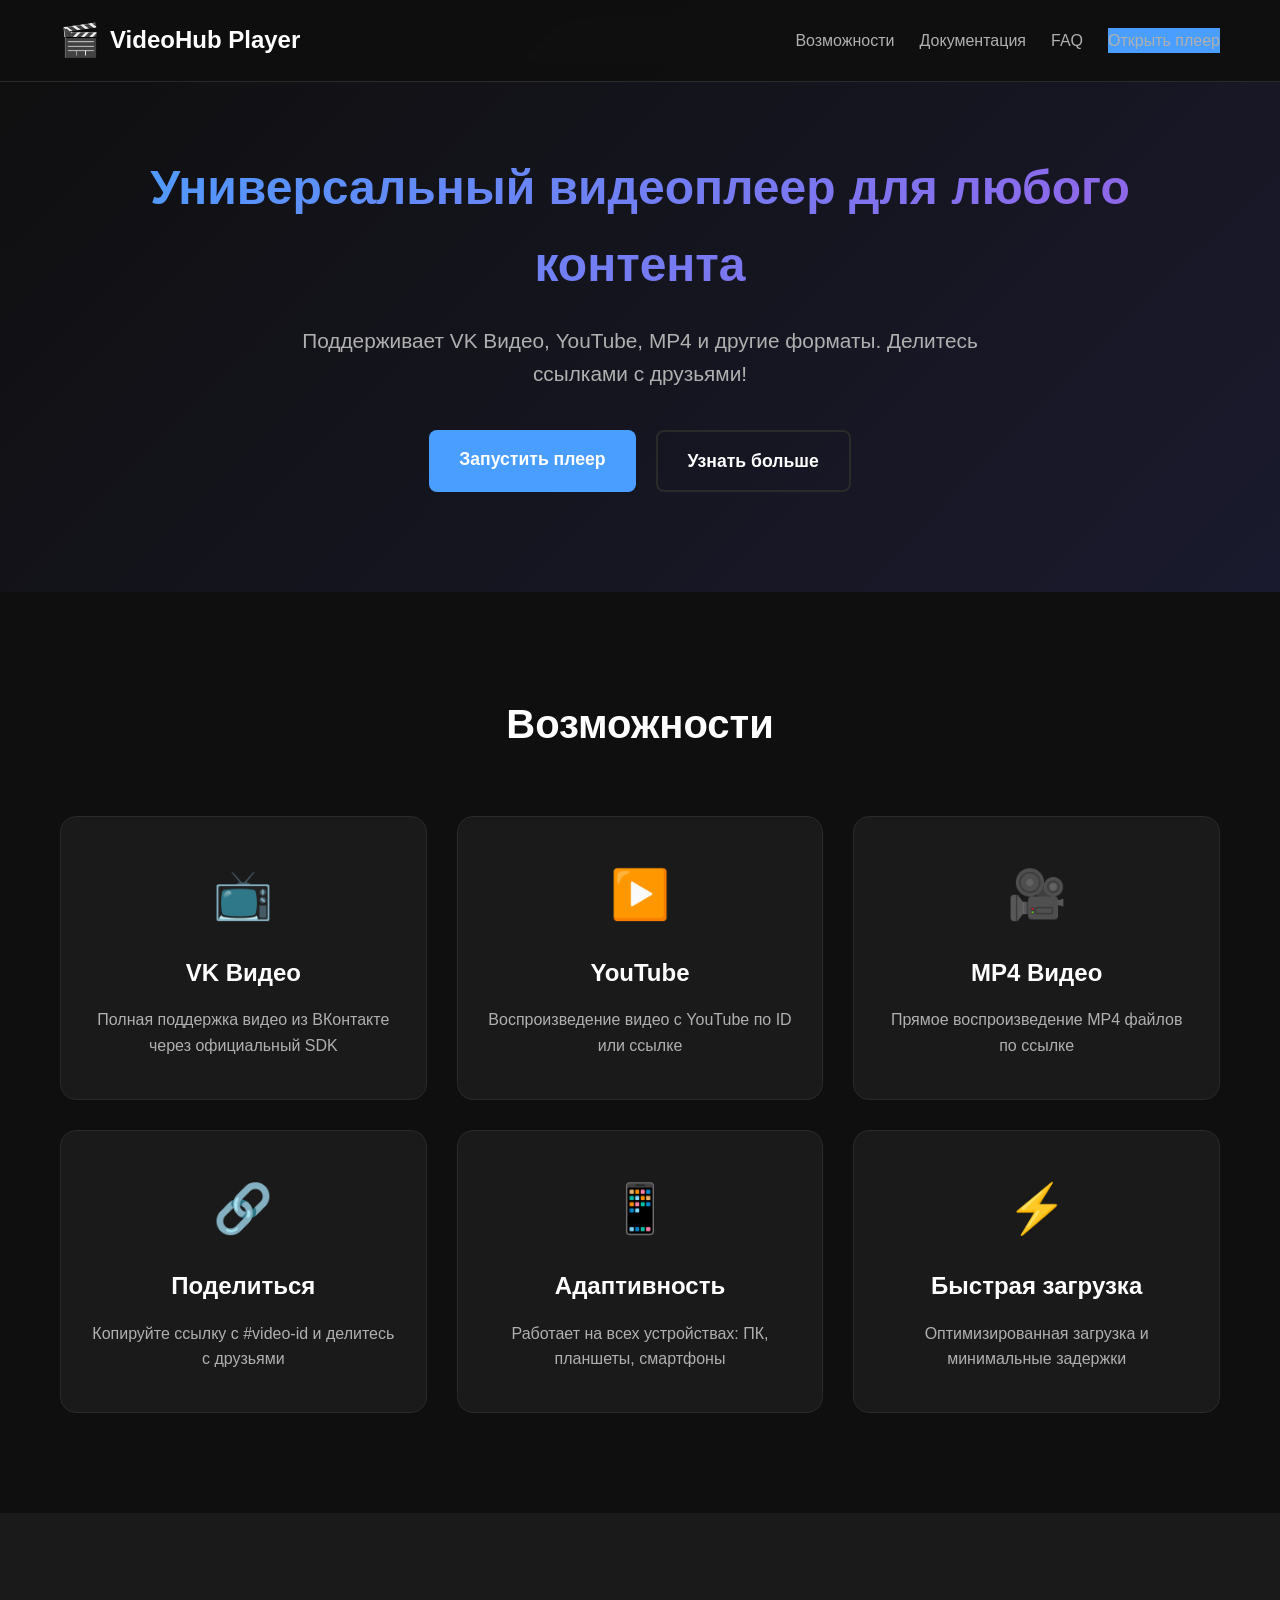
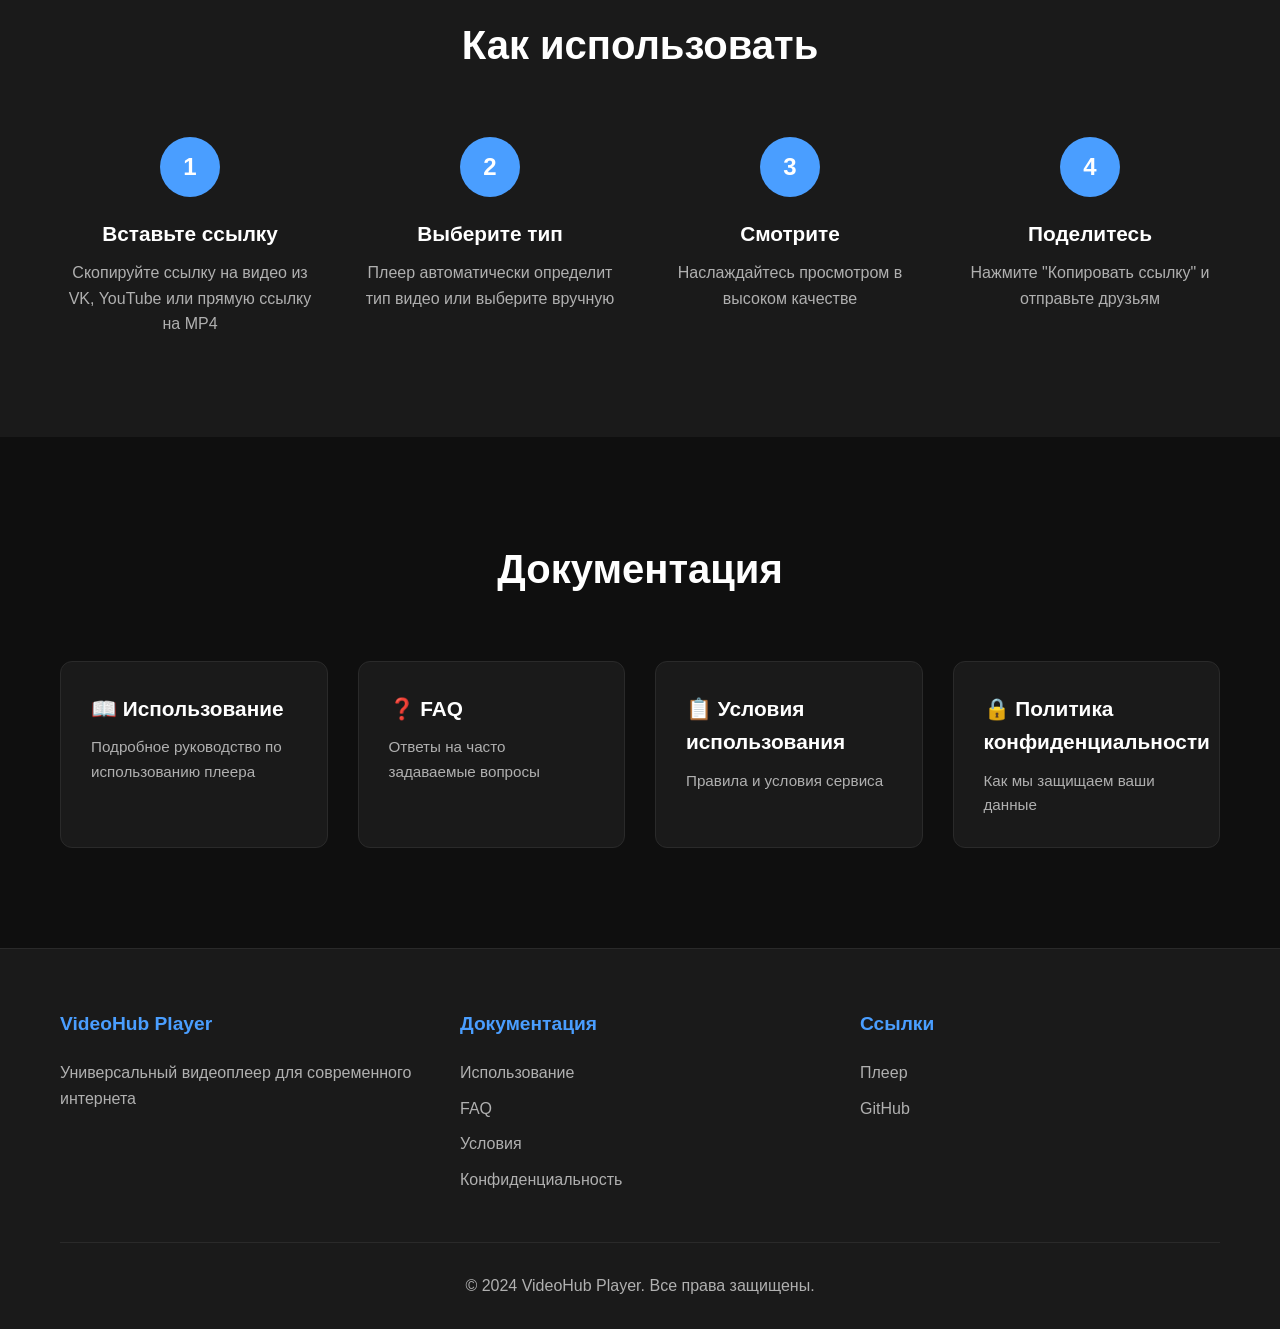
<file: index.html>
<!DOCTYPE html>
<html lang="ru">
<head>
    <meta charset="UTF-8">
    <meta name="viewport" content="width=device-width, initial-scale=1.0">
    <title>VideoHub Player - Универсальный видеоплеер</title>
    <link rel="stylesheet" href="css/style.css">
</head>
<body>
    <!-- Header -->
    <header class="header">
        <div class="container">
            <div class="logo">
                <span class="logo-icon">🎬</span>
                <span class="logo-text">VideoHub Player</span>
            </div>
            <nav class="nav">
                <a href="#features">Возможности</a>
                <a href="#docs">Документация</a>
                <a href="#faq">FAQ</a>
                <a href="player.html" class="btn-primary">Открыть плеер</a>
            </nav>
        </div>
    </header>

    <!-- Hero Section -->
    <section class="hero">
        <div class="container">
            <h1 class="hero-title">Универсальный видеоплеер для любого контента</h1>
            <p class="hero-subtitle">Поддерживает VK Видео, YouTube, MP4 и другие форматы. Делитесь ссылками с друзьями!</p>
            <div class="hero-buttons">
                <a href="player.html" class="btn btn-large btn-primary">Запустить плеер</a>
                <a href="#features" class="btn btn-large btn-secondary">Узнать больше</a>
            </div>
        </div>
    </section>

    <!-- Features Section -->
    <section id="features" class="features">
        <div class="container">
            <h2 class="section-title">Возможности</h2>
            <div class="features-grid">
                <div class="feature-card">
                    <div class="feature-icon">📺</div>
                    <h3>VK Видео</h3>
                    <p>Полная поддержка видео из ВКонтакте через официальный SDK</p>
                </div>
                <div class="feature-card">
                    <div class="feature-icon">▶️</div>
                    <h3>YouTube</h3>
                    <p>Воспроизведение видео с YouTube по ID или ссылке</p>
                </div>
                <div class="feature-card">
                    <div class="feature-icon">🎥</div>
                    <h3>MP4 Видео</h3>
                    <p>Прямое воспроизведение MP4 файлов по ссылке</p>
                </div>
                <div class="feature-card">
                    <div class="feature-icon">🔗</div>
                    <h3>Поделиться</h3>
                    <p>Копируйте ссылку с #video-id и делитесь с друзьями</p>
                </div>
                <div class="feature-card">
                    <div class="feature-icon">📱</div>
                    <h3>Адаптивность</h3>
                    <p>Работает на всех устройствах: ПК, планшеты, смартфоны</p>
                </div>
                <div class="feature-card">
                    <div class="feature-icon">⚡</div>
                    <h3>Быстрая загрузка</h3>
                    <p>Оптимизированная загрузка и минимальные задержки</p>
                </div>
            </div>
        </div>
    </section>

    <!-- How to Use Section -->
    <section class="how-to-use">
        <div class="container">
            <h2 class="section-title">Как использовать</h2>
            <div class="steps">
                <div class="step">
                    <div class="step-number">1</div>
                    <h3>Вставьте ссылку</h3>
                    <p>Скопируйте ссылку на видео из VK, YouTube или прямую ссылку на MP4</p>
                </div>
                <div class="step">
                    <div class="step-number">2</div>
                    <h3>Выберите тип</h3>
                    <p>Плеер автоматически определит тип видео или выберите вручную</p>
                </div>
                <div class="step">
                    <div class="step-number">3</div>
                    <h3>Смотрите</h3>
                    <p>Наслаждайтесь просмотром в высоком качестве</p>
                </div>
                <div class="step">
                    <div class="step-number">4</div>
                    <h3>Поделитесь</h3>
                    <p>Нажмите "Копировать ссылку" и отправьте друзьям</p>
                </div>
            </div>
        </div>
    </section>

    <!-- Docs Section -->
    <section id="docs" class="docs">
        <div class="container">
            <h2 class="section-title">Документация</h2>
            <div class="docs-grid">
                <a href="docs/usage.html" class="doc-card">
                    <h3>📖 Использование</h3>
                    <p>Подробное руководство по использованию плеера</p>
                </a>
                <a href="docs/faq.html" class="doc-card">
                    <h3>❓ FAQ</h3>
                    <p>Ответы на часто задаваемые вопросы</p>
                </a>
                <a href="docs/terms.html" class="doc-card">
                    <h3>📋 Условия использования</h3>
                    <p>Правила и условия сервиса</p>
                </a>
                <a href="docs/privacy.html" class="doc-card">
                    <h3>🔒 Политика конфиденциальности</h3>
                    <p>Как мы защищаем ваши данные</p>
                </a>
            </div>
        </div>
    </section>

    <!-- Footer -->
    <footer class="footer">
        <div class="container">
            <div class="footer-content">
                <div class="footer-section">
                    <h4>VideoHub Player</h4>
                    <p>Универсальный видеоплеер для современного интернета</p>
                </div>
                <div class="footer-section">
                    <h4>Документация</h4>
                    <a href="docs/usage.html">Использование</a>
                    <a href="docs/faq.html">FAQ</a>
                    <a href="docs/terms.html">Условия</a>
                    <a href="docs/privacy.html">Конфиденциальность</a>
                </div>
                <div class="footer-section">
                    <h4>Ссылки</h4>
                    <a href="player.html">Плеер</a>
                    <a href="https://github.com" target="_blank">GitHub</a>
                </div>
            </div>
            <div class="footer-bottom">
                <p>&copy; 2024 VideoHub Player. Все права защищены.</p>
            </div>
        </div>
    </footer>

    <script src="js/main.js"></script>
</body>
</html>
</file>
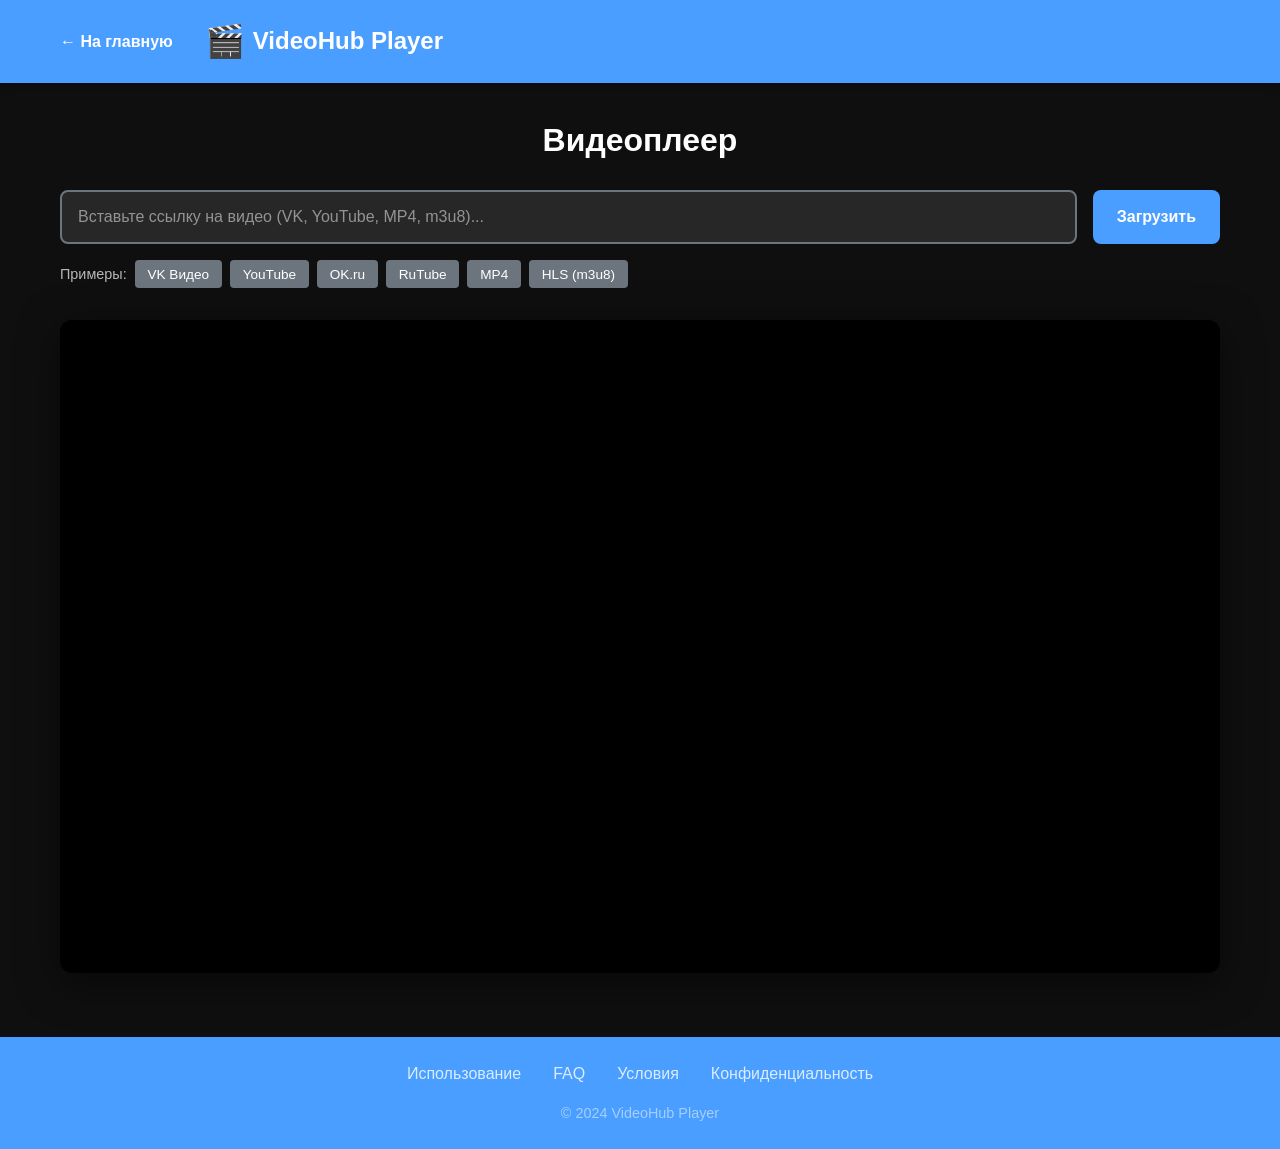
<file: player.html>
<!DOCTYPE html>
<html lang="ru">
<head>
    <meta charset="UTF-8">
    <meta name="viewport" content="width=device-width, initial-scale=1.0">
    <title>VideoHub Player - Плеер</title>
    <link rel="stylesheet" href="css/style.css">
    <link rel="stylesheet" href="css/player.css">
</head>
<body>
    <!-- Header -->
    <header class="player-header">
        <div class="container">
            <a href="index.html" class="back-link">← На главную</a>
            <div class="player-logo">
                <span class="logo-icon">🎬</span>
                <span class="logo-text">VideoHub Player</span>
            </div>
        </div>
    </header>

    <!-- Main Player Section -->
    <main class="player-main">
        <div class="container">
            <!-- Video Input Section -->
            <div class="input-section">
                <h1 class="page-title">Видеоплеер</h1>
                <div class="input-group">
                    <input type="text" id="videoUrl" class="video-input" placeholder="Вставьте ссылку на видео (VK, YouTube, MP4, m3u8)...">
                    <button id="loadBtn" class="btn btn-primary">Загрузить</button>
                </div>
                <div class="input-hints">
                    <span>Примеры:</span>
                    <button class="hint-btn" data-type="vk">VK Видео</button>
                    <button class="hint-btn" data-type="youtube">YouTube</button>
                    <button class="hint-btn" data-type="ok">OK.ru</button>
                    <button class="hint-btn" data-type="rutube">RuTube</button>
                    <button class="hint-btn" data-type="mp4">MP4</button>
                    <button class="hint-btn" data-type="hls">HLS (m3u8)</button>
                </div>
            </div>

            <!-- Player Container - ALL videos use VK SDK Player -->
            <div class="player-container" id="playerContainer">
                <!-- VK SDK Player Root - supports all video types -->
                <div id="vk-player-root"></div>

                <!-- Error Message -->
                <div id="errorMessage" class="error-message hidden"></div>

                <!-- Loading Spinner -->
                <div id="loadingSpinner" class="loading-spinner hidden">
                    <div class="spinner"></div>
                    <p>Загрузка видео...</p>
                </div>
            </div>

            <!-- Share Section -->
            <div class="share-section hidden" id="shareSection">
                <h3>Поделиться видео</h3>
                <div class="share-input-group">
                    <input type="text" id="shareUrl" class="share-input" readonly>
                    <button id="copyLinkBtn" class="btn btn-secondary">Копировать ссылку</button>
                </div>
                <div class="share-buttons">
                    <button class="share-btn vk" onclick="shareToVK()">VK</button>
                    <button class="share-btn telegram" onclick="shareToTelegram()">Telegram</button>
                    <button class="share-btn whatsapp" onclick="shareToWhatsApp()">WhatsApp</button>
                </div>
            </div>

            <!-- Video Info -->
            <div class="video-info hidden" id="videoInfo">
                <h3 id="videoTitle">Название видео</h3>
                <p id="videoDescription" class="video-description"></p>
            </div>
        </div>
    </main>

    <!-- Footer -->
    <footer class="player-footer">
        <div class="container">
            <div class="footer-links">
                <a href="docs/usage.html">Использование</a>
                <a href="docs/faq.html">FAQ</a>
                <a href="docs/terms.html">Условия</a>
                <a href="docs/privacy.html">Конфиденциальность</a>
            </div>
            <p>&copy; 2024 VideoHub Player</p>
        </div>
    </footer>

    <!-- VK Player Library - Universal player wrapper with VK styling -->
    <script src="js/vk-player.js"></script>
    
    <!-- Main Player Logic -->
    <script src="js/player.js"></script>
</body>
</html>
</file>
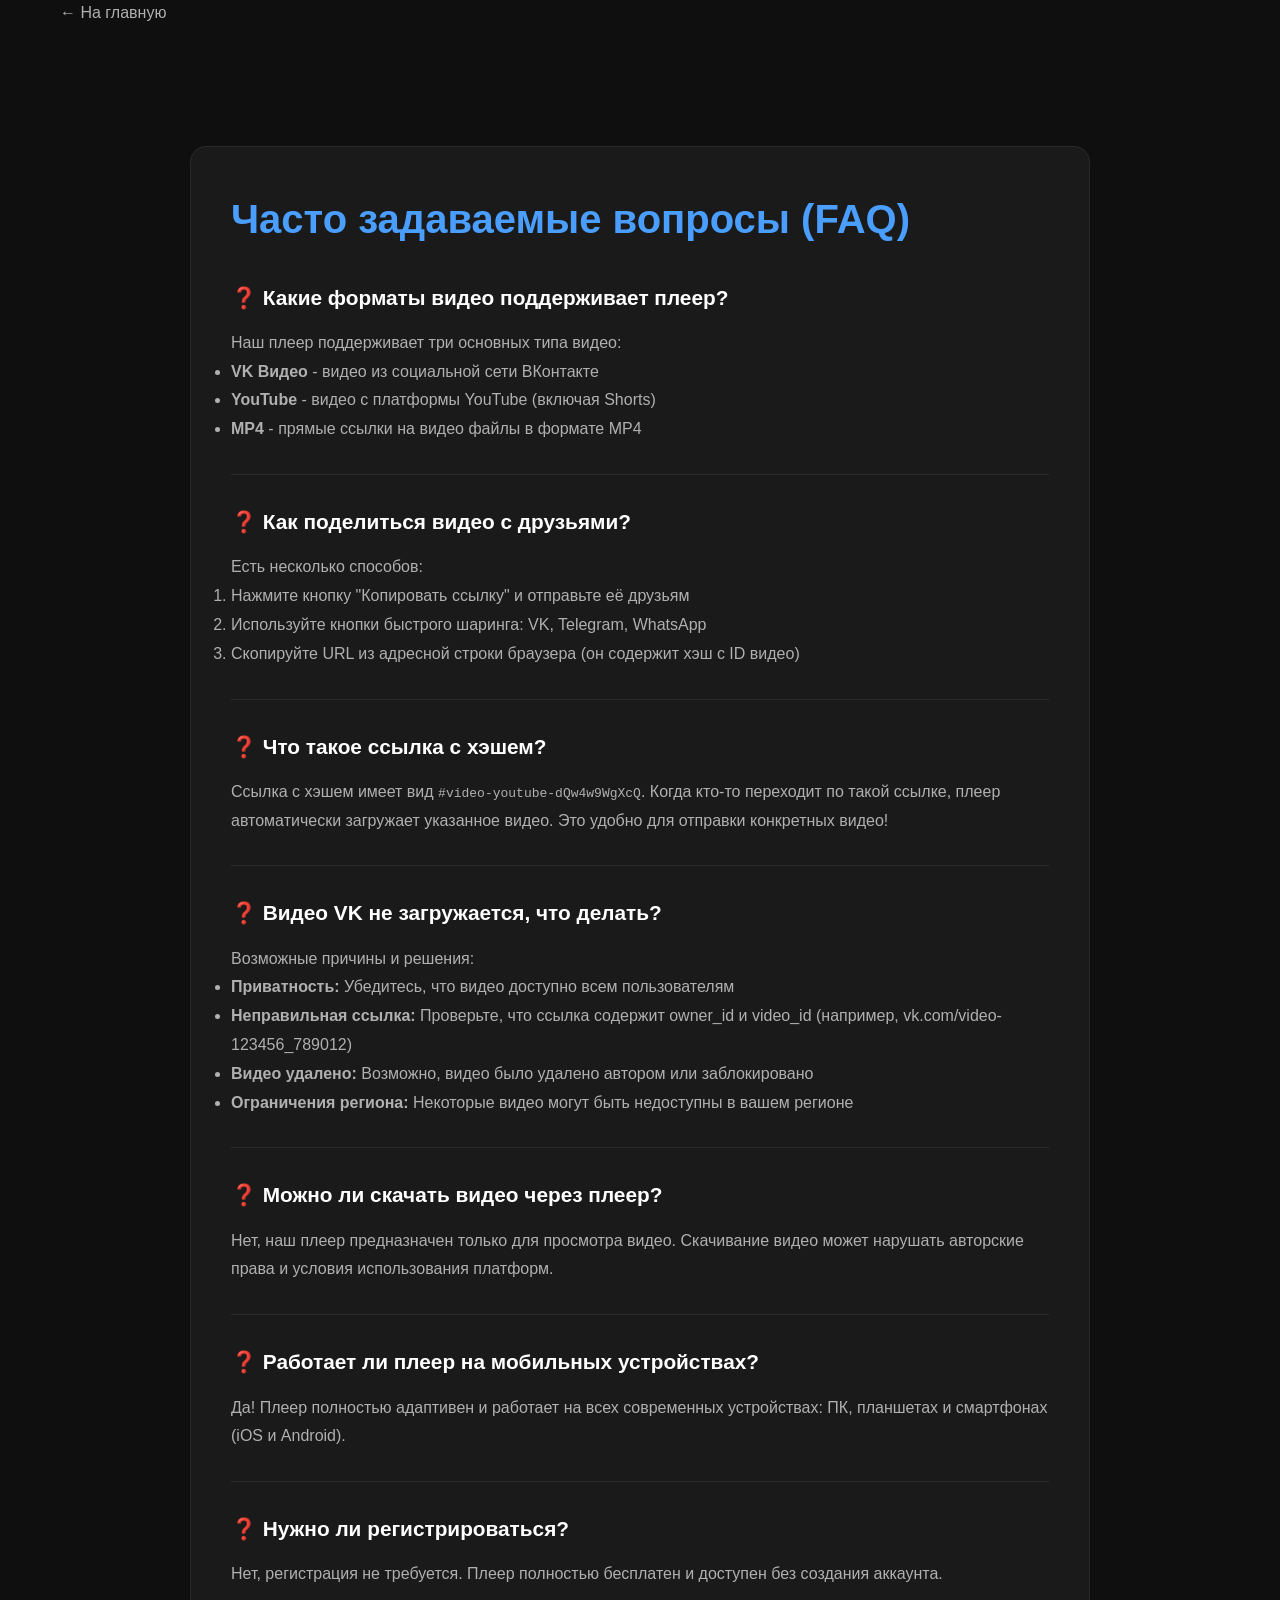
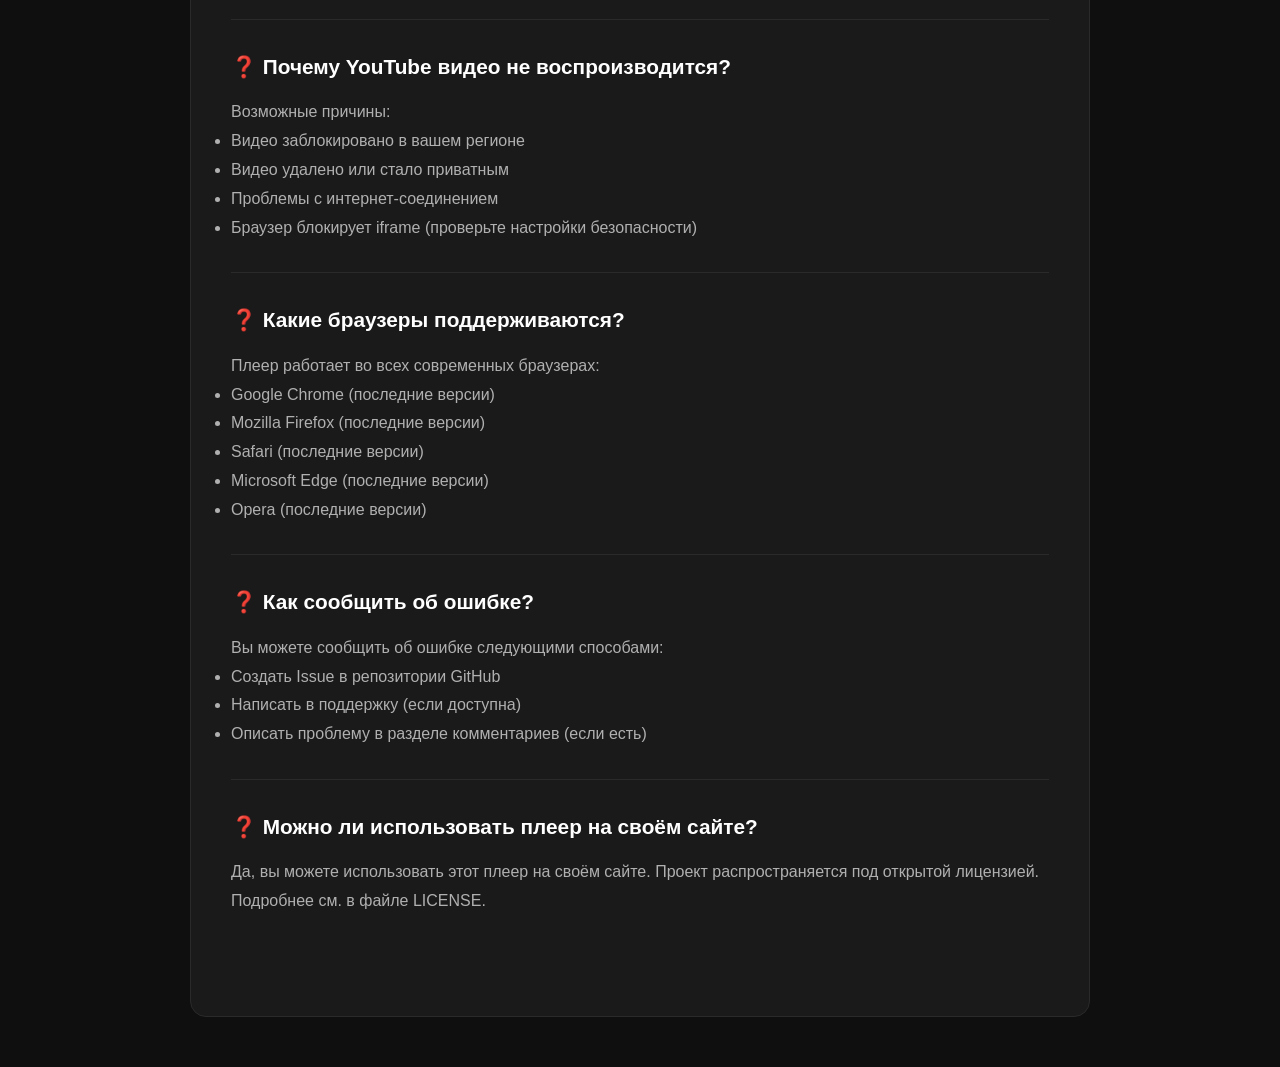
<file: docs/faq.html>
<!DOCTYPE html>
<html lang="ru">
<head>
    <meta charset="UTF-8">
    <meta name="viewport" content="width=device-width, initial-scale=1.0">
    <title>FAQ - VideoHub Player</title>
    <link rel="stylesheet" href="../css/style.css">
    <style>
        .docs-content {
            max-width: 900px;
            margin: 100px auto 50px;
            padding: 40px;
            background: var(--bg-card);
            border-radius: 16px;
            border: 1px solid var(--border-color);
        }
        .docs-content h1 {
            font-size: 2.5rem;
            margin-bottom: 30px;
            color: var(--primary-color);
        }
        .faq-item {
            margin-bottom: 30px;
            padding-bottom: 30px;
            border-bottom: 1px solid var(--border-color);
        }
        .faq-item:last-child {
            border-bottom: none;
        }
        .faq-question {
            font-size: 1.3rem;
            font-weight: 600;
            color: var(--text-primary);
            margin-bottom: 15px;
            display: flex;
            align-items: center;
            gap: 10px;
        }
        .faq-answer {
            color: var(--text-secondary);
            line-height: 1.8;
        }
        .back-link {
            display: inline-block;
            margin-bottom: 20px;
            color: var(--text-secondary);
            text-decoration: none;
            transition: color 0.3s ease;
        }
        .back-link:hover {
            color: var(--primary-color);
        }
    </style>
</head>
<body>
    <div class="container">
        <a href="../index.html" class="back-link">← На главную</a>
        
        <div class="docs-content">
            <h1>Часто задаваемые вопросы (FAQ)</h1>
            
            <div class="faq-item">
                <div class="faq-question">❓ Какие форматы видео поддерживает плеер?</div>
                <div class="faq-answer">
                    <p>Наш плеер поддерживает три основных типа видео:</p>
                    <ul>
                        <li><strong>VK Видео</strong> - видео из социальной сети ВКонтакте</li>
                        <li><strong>YouTube</strong> - видео с платформы YouTube (включая Shorts)</li>
                        <li><strong>MP4</strong> - прямые ссылки на видео файлы в формате MP4</li>
                    </ul>
                </div>
            </div>
            
            <div class="faq-item">
                <div class="faq-question">❓ Как поделиться видео с друзьями?</div>
                <div class="faq-answer">
                    <p>Есть несколько способов:</p>
                    <ol>
                        <li>Нажмите кнопку "Копировать ссылку" и отправьте её друзьям</li>
                        <li>Используйте кнопки быстрого шаринга: VK, Telegram, WhatsApp</li>
                        <li>Скопируйте URL из адресной строки браузера (он содержит хэш с ID видео)</li>
                    </ol>
                </div>
            </div>
            
            <div class="faq-item">
                <div class="faq-question">❓ Что такое ссылка с хэшем?</div>
                <div class="faq-answer">
                    <p>Ссылка с хэшем имеет вид <code>#video-youtube-dQw4w9WgXcQ</code>. Когда кто-то переходит по такой ссылке, плеер автоматически загружает указанное видео. Это удобно для отправки конкретных видео!</p>
                </div>
            </div>
            
            <div class="faq-item">
                <div class="faq-question">❓ Видео VK не загружается, что делать?</div>
                <div class="faq-answer">
                    <p>Возможные причины и решения:</p>
                    <ul>
                        <li><strong>Приватность:</strong> Убедитесь, что видео доступно всем пользователям</li>
                        <li><strong>Неправильная ссылка:</strong> Проверьте, что ссылка содержит owner_id и video_id (например, vk.com/video-123456_789012)</li>
                        <li><strong>Видео удалено:</strong> Возможно, видео было удалено автором или заблокировано</li>
                        <li><strong>Ограничения региона:</strong> Некоторые видео могут быть недоступны в вашем регионе</li>
                    </ul>
                </div>
            </div>
            
            <div class="faq-item">
                <div class="faq-question">❓ Можно ли скачать видео через плеер?</div>
                <div class="faq-answer">
                    <p>Нет, наш плеер предназначен только для просмотра видео. Скачивание видео может нарушать авторские права и условия использования платформ.</p>
                </div>
            </div>
            
            <div class="faq-item">
                <div class="faq-question">❓ Работает ли плеер на мобильных устройствах?</div>
                <div class="faq-answer">
                    <p>Да! Плеер полностью адаптивен и работает на всех современных устройствах: ПК, планшетах и смартфонах (iOS и Android).</p>
                </div>
            </div>
            
            <div class="faq-item">
                <div class="faq-question">❓ Нужно ли регистрироваться?</div>
                <div class="faq-answer">
                    <p>Нет, регистрация не требуется. Плеер полностью бесплатен и доступен без создания аккаунта.</p>
                </div>
            </div>
            
            <div class="faq-item">
                <div class="faq-question">❓ Почему YouTube видео не воспроизводится?</div>
                <div class="faq-answer">
                    <p>Возможные причины:</p>
                    <ul>
                        <li>Видео заблокировано в вашем регионе</li>
                        <li>Видео удалено или стало приватным</li>
                        <li>Проблемы с интернет-соединением</li>
                        <li>Браузер блокирует iframe (проверьте настройки безопасности)</li>
                    </ul>
                </div>
            </div>
            
            <div class="faq-item">
                <div class="faq-question">❓ Какие браузеры поддерживаются?</div>
                <div class="faq-answer">
                    <p>Плеер работает во всех современных браузерах:</p>
                    <ul>
                        <li>Google Chrome (последние версии)</li>
                        <li>Mozilla Firefox (последние версии)</li>
                        <li>Safari (последние версии)</li>
                        <li>Microsoft Edge (последние версии)</li>
                        <li>Opera (последние версии)</li>
                    </ul>
                </div>
            </div>
            
            <div class="faq-item">
                <div class="faq-question">❓ Как сообщить об ошибке?</div>
                <div class="faq-answer">
                    <p>Вы можете сообщить об ошибке следующими способами:</p>
                    <ul>
                        <li>Создать Issue в репозитории GitHub</li>
                        <li>Написать в поддержку (если доступна)</li>
                        <li>Описать проблему в разделе комментариев (если есть)</li>
                    </ul>
                </div>
            </div>
            
            <div class="faq-item">
                <div class="faq-question">❓ Можно ли использовать плеер на своём сайте?</div>
                <div class="faq-answer">
                    <p>Да, вы можете использовать этот плеер на своём сайте. Проект распространяется под открытой лицензией. Подробнее см. в файле LICENSE.</p>
                </div>
            </div>
        </div>
    </div>
</body>
</html>
</file>
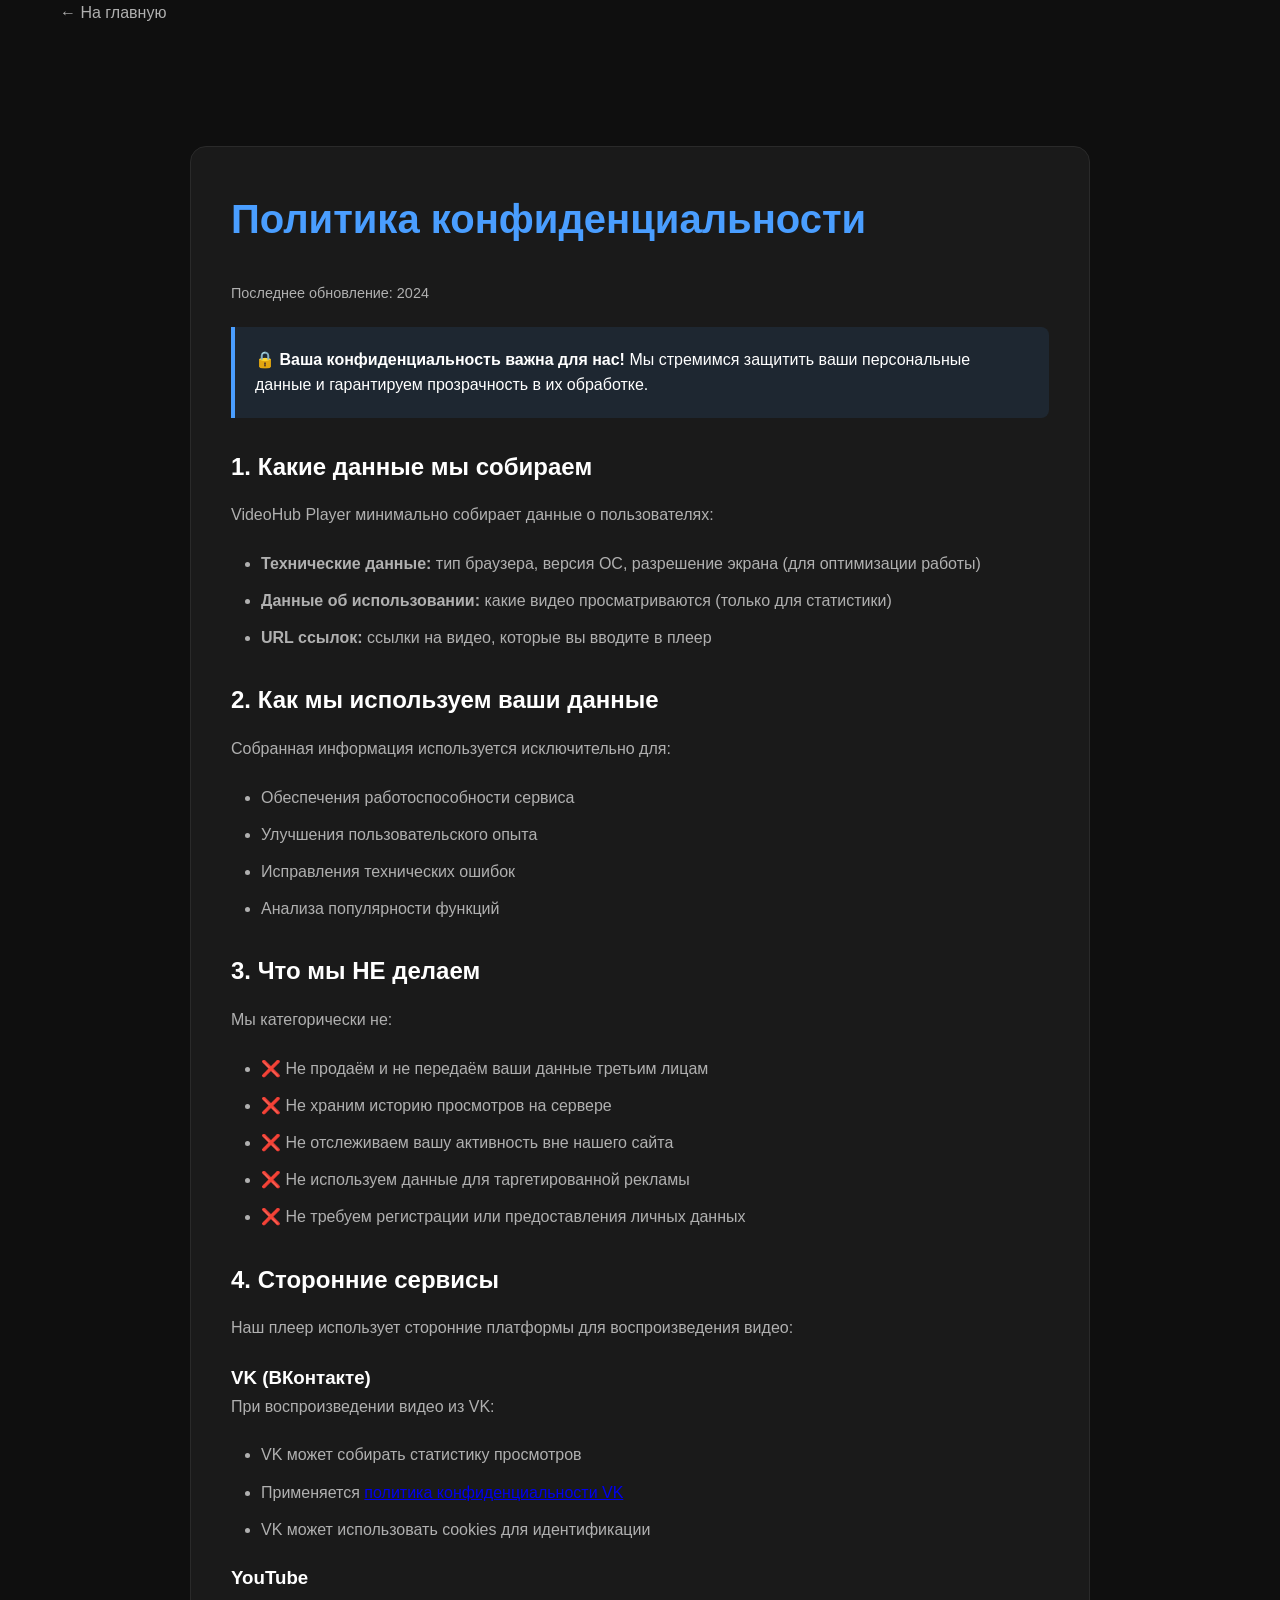
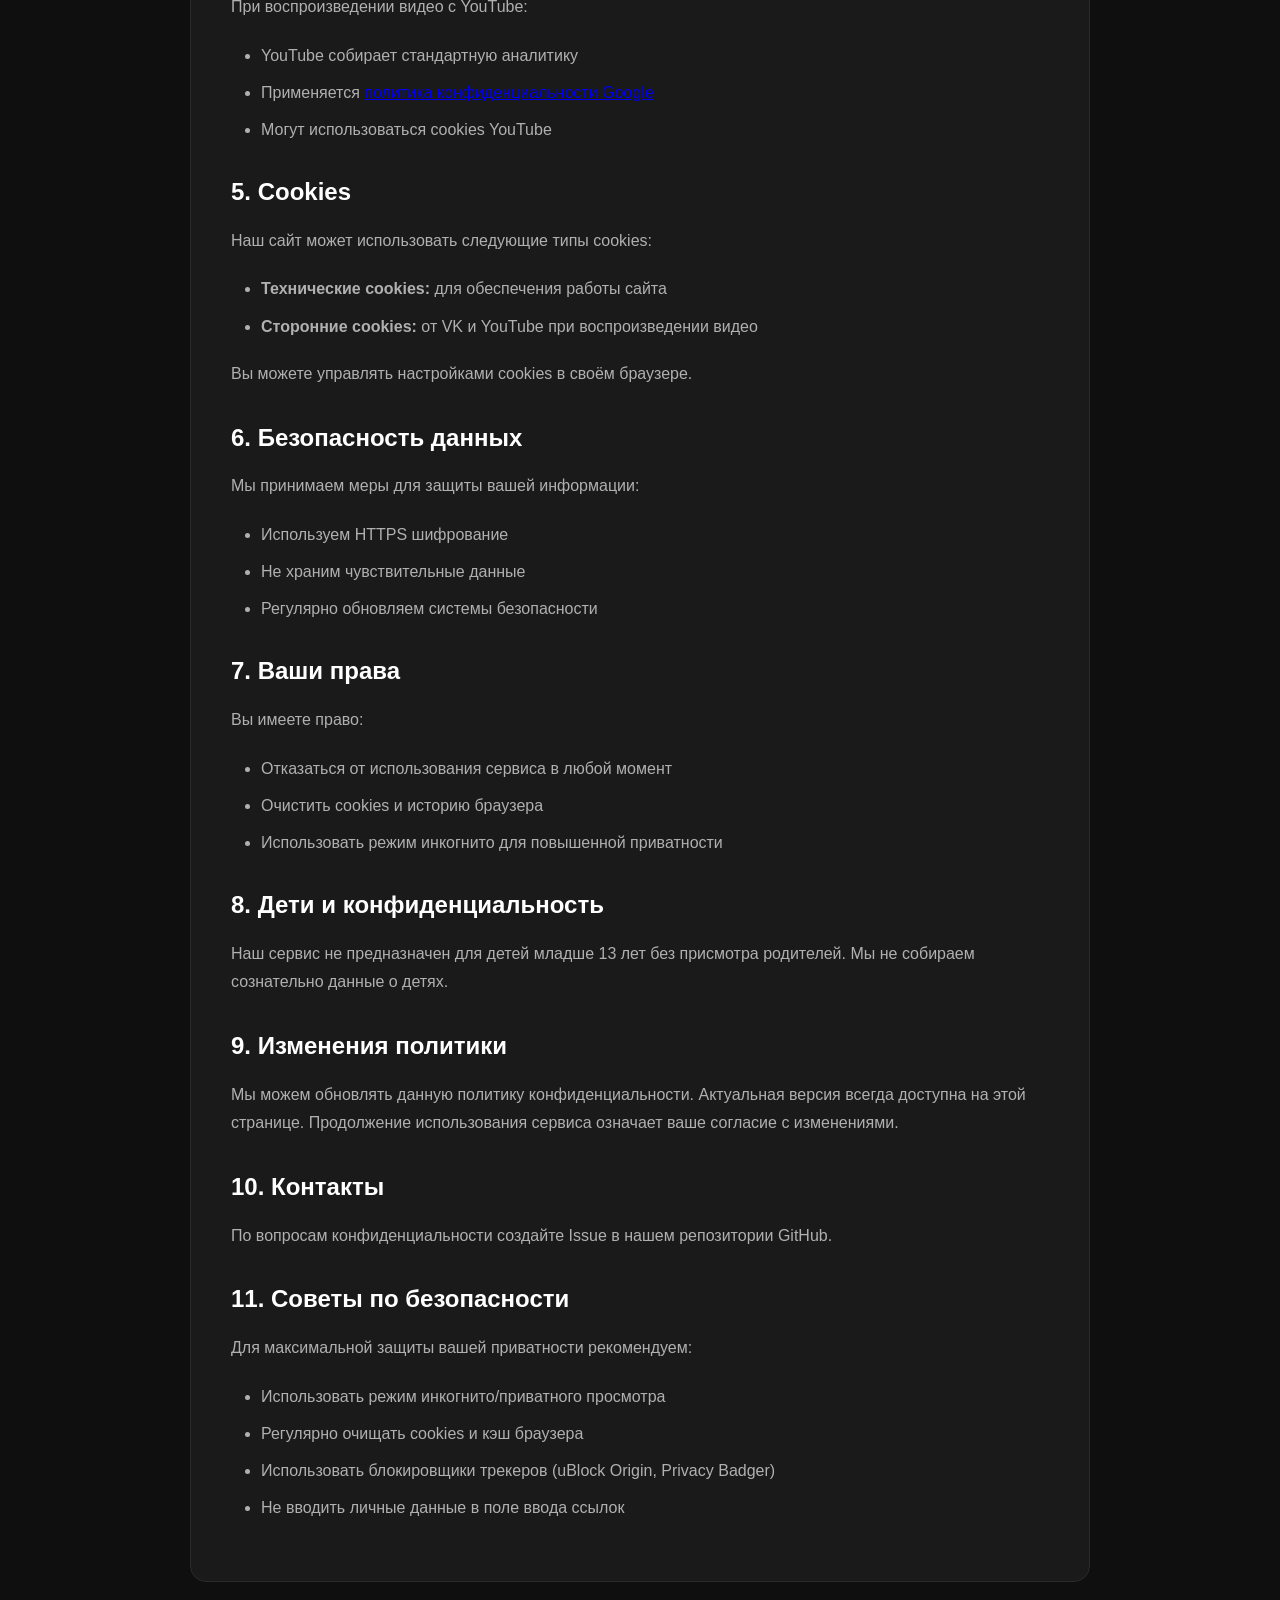
<file: docs/privacy.html>
<!DOCTYPE html>
<html lang="ru">
<head>
    <meta charset="UTF-8">
    <meta name="viewport" content="width=device-width, initial-scale=1.0">
    <title>Политика конфиденциальности - VideoHub Player</title>
    <link rel="stylesheet" href="../css/style.css">
    <style>
        .docs-content {
            max-width: 900px;
            margin: 100px auto 50px;
            padding: 40px;
            background: var(--bg-card);
            border-radius: 16px;
            border: 1px solid var(--border-color);
        }
        .docs-content h1 {
            font-size: 2.5rem;
            margin-bottom: 30px;
            color: var(--primary-color);
        }
        .docs-content h2 {
            font-size: 1.5rem;
            margin: 30px 0 15px;
            color: var(--text-primary);
        }
        .docs-content p {
            line-height: 1.8;
            color: var(--text-secondary);
            margin-bottom: 20px;
        }
        .docs-content ul {
            margin: 20px 0;
            padding-left: 30px;
            color: var(--text-secondary);
        }
        .docs-content li {
            margin-bottom: 10px;
            line-height: 1.7;
        }
        .info-box {
            background: rgba(74, 158, 255, 0.1);
            border-left: 4px solid var(--primary-color);
            padding: 20px;
            margin: 20px 0;
            border-radius: 0 8px 8px 0;
        }
        .back-link {
            display: inline-block;
            margin-bottom: 20px;
            color: var(--text-secondary);
            text-decoration: none;
            transition: color 0.3s ease;
        }
        .back-link:hover {
            color: var(--primary-color);
        }
        .last-updated {
            color: var(--text-secondary);
            font-size: 0.9rem;
            margin-bottom: 30px;
        }
    </style>
</head>
<body>
    <div class="container">
        <a href="../index.html" class="back-link">← На главную</a>
        
        <div class="docs-content">
            <h1>Политика конфиденциальности</h1>
            <p class="last-updated">Последнее обновление: 2024</p>
            
            <div class="info-box">
                <strong>🔒 Ваша конфиденциальность важна для нас!</strong> Мы стремимся защитить ваши персональные данные и гарантируем прозрачность в их обработке.
            </div>
            
            <h2>1. Какие данные мы собираем</h2>
            <p>VideoHub Player минимально собирает данные о пользователях:</p>
            <ul>
                <li><strong>Технические данные:</strong> тип браузера, версия ОС, разрешение экрана (для оптимизации работы)</li>
                <li><strong>Данные об использовании:</strong> какие видео просматриваются (только для статистики)</li>
                <li><strong>URL ссылок:</strong> ссылки на видео, которые вы вводите в плеер</li>
            </ul>
            
            <h2>2. Как мы используем ваши данные</h2>
            <p>Собранная информация используется исключительно для:</p>
            <ul>
                <li>Обеспечения работоспособности сервиса</li>
                <li>Улучшения пользовательского опыта</li>
                <li>Исправления технических ошибок</li>
                <li>Анализа популярности функций</li>
            </ul>
            
            <h2>3. Что мы НЕ делаем</h2>
            <p>Мы категорически не:</p>
            <ul>
                <li>❌ Не продаём и не передаём ваши данные третьим лицам</li>
                <li>❌ Не храним историю просмотров на сервере</li>
                <li>❌ Не отслеживаем вашу активность вне нашего сайта</li>
                <li>❌ Не используем данные для таргетированной рекламы</li>
                <li>❌ Не требуем регистрации или предоставления личных данных</li>
            </ul>
            
            <h2>4. Сторонние сервисы</h2>
            <p>Наш плеер использует сторонние платформы для воспроизведения видео:</p>
            
            <h3>VK (ВКонтакте)</h3>
            <p>При воспроизведении видео из VK:</p>
            <ul>
                <li>VK может собирать статистику просмотров</li>
                <li>Применяется <a href="https://vk.com/privacy" target="_blank">политика конфиденциальности VK</a></li>
                <li>VK может использовать cookies для идентификации</li>
            </ul>
            
            <h3>YouTube</h3>
            <p>При воспроизведении видео с YouTube:</p>
            <ul>
                <li>YouTube собирает стандартную аналитику</li>
                <li>Применяется <a href="https://policies.google.com/privacy" target="_blank">политика конфиденциальности Google</a></li>
                <li>Могут использоваться cookies YouTube</li>
            </ul>
            
            <h2>5. Cookies</h2>
            <p>Наш сайт может использовать следующие типы cookies:</p>
            <ul>
                <li><strong>Технические cookies:</strong> для обеспечения работы сайта</li>
                <li><strong>Сторонние cookies:</strong> от VK и YouTube при воспроизведении видео</li>
            </ul>
            <p>Вы можете управлять настройками cookies в своём браузере.</p>
            
            <h2>6. Безопасность данных</h2>
            <p>Мы принимаем меры для защиты вашей информации:</p>
            <ul>
                <li>Используем HTTPS шифрование</li>
                <li>Не храним чувствительные данные</li>
                <li>Регулярно обновляем системы безопасности</li>
            </ul>
            
            <h2>7. Ваши права</h2>
            <p>Вы имеете право:</p>
            <ul>
                <li>Отказаться от использования сервиса в любой момент</li>
                <li>Очистить cookies и историю браузера</li>
                <li>Использовать режим инкогнито для повышенной приватности</li>
            </ul>
            
            <h2>8. Дети и конфиденциальность</h2>
            <p>Наш сервис не предназначен для детей младше 13 лет без присмотра родителей. Мы не собираем сознательно данные о детях.</p>
            
            <h2>9. Изменения политики</h2>
            <p>Мы можем обновлять данную политику конфиденциальности. Актуальная версия всегда доступна на этой странице. Продолжение использования сервиса означает ваше согласие с изменениями.</p>
            
            <h2>10. Контакты</h2>
            <p>По вопросам конфиденциальности создайте Issue в нашем репозитории GitHub.</p>
            
            <h2>11. Советы по безопасности</h2>
            <p>Для максимальной защиты вашей приватности рекомендуем:</p>
            <ul>
                <li>Использовать режим инкогнито/приватного просмотра</li>
                <li>Регулярно очищать cookies и кэш браузера</li>
                <li>Использовать блокировщики трекеров (uBlock Origin, Privacy Badger)</li>
                <li>Не вводить личные данные в поле ввода ссылок</li>
            </ul>
        </div>
    </div>
</body>
</html>
</file>
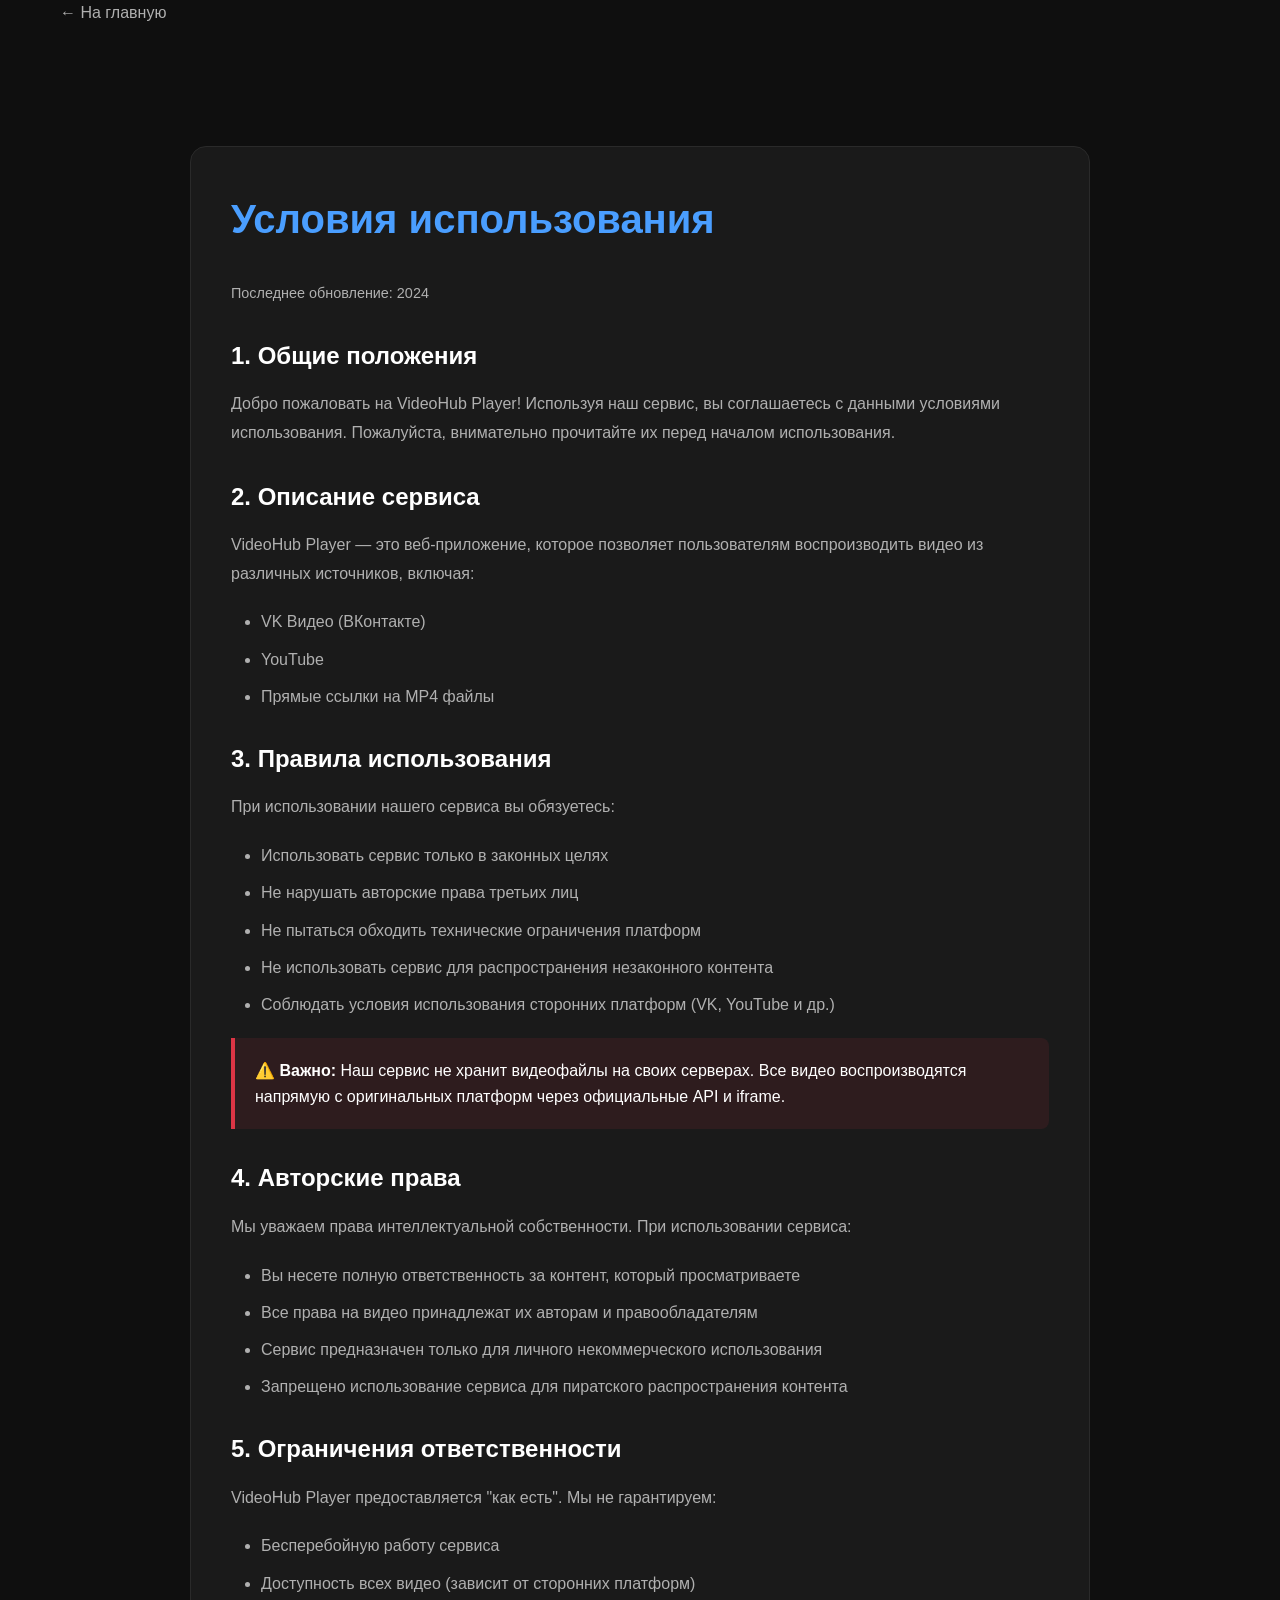
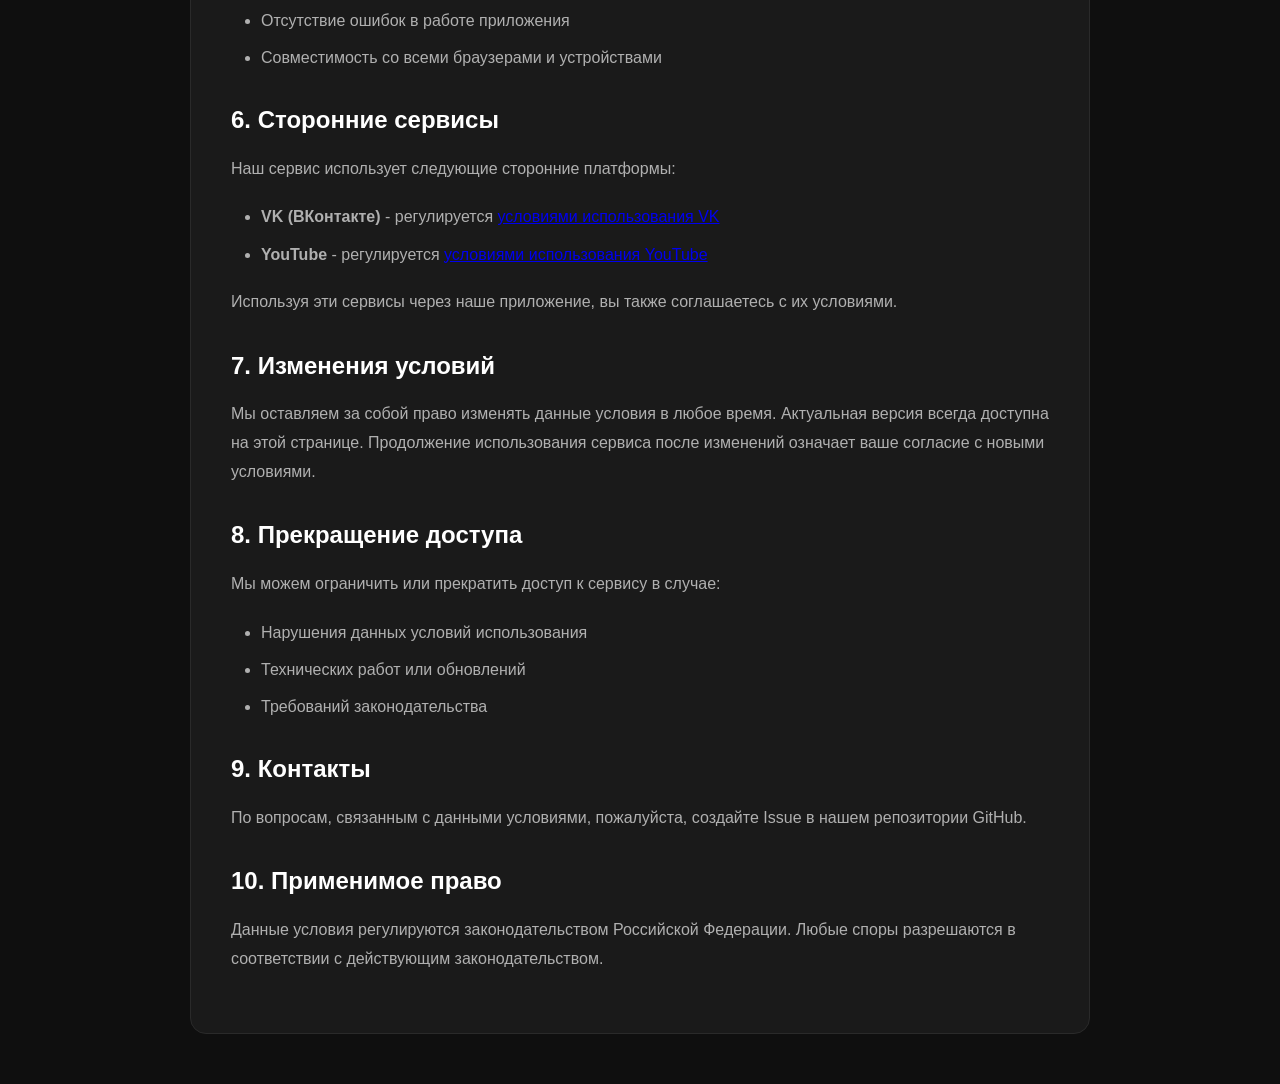
<file: docs/terms.html>
<!DOCTYPE html>
<html lang="ru">
<head>
    <meta charset="UTF-8">
    <meta name="viewport" content="width=device-width, initial-scale=1.0">
    <title>Условия использования - VideoHub Player</title>
    <link rel="stylesheet" href="../css/style.css">
    <style>
        .docs-content {
            max-width: 900px;
            margin: 100px auto 50px;
            padding: 40px;
            background: var(--bg-card);
            border-radius: 16px;
            border: 1px solid var(--border-color);
        }
        .docs-content h1 {
            font-size: 2.5rem;
            margin-bottom: 30px;
            color: var(--primary-color);
        }
        .docs-content h2 {
            font-size: 1.5rem;
            margin: 30px 0 15px;
            color: var(--text-primary);
        }
        .docs-content p {
            line-height: 1.8;
            color: var(--text-secondary);
            margin-bottom: 20px;
        }
        .docs-content ul {
            margin: 20px 0;
            padding-left: 30px;
            color: var(--text-secondary);
        }
        .docs-content li {
            margin-bottom: 10px;
            line-height: 1.7;
        }
        .warning {
            background: rgba(220, 53, 69, 0.1);
            border-left: 4px solid var(--danger-color);
            padding: 20px;
            margin: 20px 0;
            border-radius: 0 8px 8px 0;
        }
        .back-link {
            display: inline-block;
            margin-bottom: 20px;
            color: var(--text-secondary);
            text-decoration: none;
            transition: color 0.3s ease;
        }
        .back-link:hover {
            color: var(--primary-color);
        }
        .last-updated {
            color: var(--text-secondary);
            font-size: 0.9rem;
            margin-bottom: 30px;
        }
    </style>
</head>
<body>
    <div class="container">
        <a href="../index.html" class="back-link">← На главную</a>
        
        <div class="docs-content">
            <h1>Условия использования</h1>
            <p class="last-updated">Последнее обновление: 2024</p>
            
            <h2>1. Общие положения</h2>
            <p>Добро пожаловать на VideoHub Player! Используя наш сервис, вы соглашаетесь с данными условиями использования. Пожалуйста, внимательно прочитайте их перед началом использования.</p>
            
            <h2>2. Описание сервиса</h2>
            <p>VideoHub Player — это веб-приложение, которое позволяет пользователям воспроизводить видео из различных источников, включая:</p>
            <ul>
                <li>VK Видео (ВКонтакте)</li>
                <li>YouTube</li>
                <li>Прямые ссылки на MP4 файлы</li>
            </ul>
            
            <h2>3. Правила использования</h2>
            <p>При использовании нашего сервиса вы обязуетесь:</p>
            <ul>
                <li>Использовать сервис только в законных целях</li>
                <li>Не нарушать авторские права третьих лиц</li>
                <li>Не пытаться обходить технические ограничения платформ</li>
                <li>Не использовать сервис для распространения незаконного контента</li>
                <li>Соблюдать условия использования сторонних платформ (VK, YouTube и др.)</li>
            </ul>
            
            <div class="warning">
                <strong>⚠️ Важно:</strong> Наш сервис не хранит видеофайлы на своих серверах. Все видео воспроизводятся напрямую с оригинальных платформ через официальные API и iframe.
            </div>
            
            <h2>4. Авторские права</h2>
            <p>Мы уважаем права интеллектуальной собственности. При использовании сервиса:</p>
            <ul>
                <li>Вы несете полную ответственность за контент, который просматриваете</li>
                <li>Все права на видео принадлежат их авторам и правообладателям</li>
                <li>Сервис предназначен только для личного некоммерческого использования</li>
                <li>Запрещено использование сервиса для пиратского распространения контента</li>
            </ul>
            
            <h2>5. Ограничения ответственности</h2>
            <p>VideoHub Player предоставляется "как есть". Мы не гарантируем:</p>
            <ul>
                <li>Бесперебойную работу сервиса</li>
                <li>Доступность всех видео (зависит от сторонних платформ)</li>
                <li>Отсутствие ошибок в работе приложения</li>
                <li>Совместимость со всеми браузерами и устройствами</li>
            </ul>
            
            <h2>6. Сторонние сервисы</h2>
            <p>Наш сервис использует следующие сторонние платформы:</p>
            <ul>
                <li><strong>VK (ВКонтакте)</strong> - регулируется <a href="https://vk.com/terms" target="_blank">условиями использования VK</a></li>
                <li><strong>YouTube</strong> - регулируется <a href="https://www.youtube.com/t/terms" target="_blank">условиями использования YouTube</a></li>
            </ul>
            <p>Используя эти сервисы через наше приложение, вы также соглашаетесь с их условиями.</p>
            
            <h2>7. Изменения условий</h2>
            <p>Мы оставляем за собой право изменять данные условия в любое время. Актуальная версия всегда доступна на этой странице. Продолжение использования сервиса после изменений означает ваше согласие с новыми условиями.</p>
            
            <h2>8. Прекращение доступа</h2>
            <p>Мы можем ограничить или прекратить доступ к сервису в случае:</p>
            <ul>
                <li>Нарушения данных условий использования</li>
                <li>Технических работ или обновлений</li>
                <li>Требований законодательства</li>
            </ul>
            
            <h2>9. Контакты</h2>
            <p>По вопросам, связанным с данными условиями, пожалуйста, создайте Issue в нашем репозитории GitHub.</p>
            
            <h2>10. Применимое право</h2>
            <p>Данные условия регулируются законодательством Российской Федерации. Любые споры разрешаются в соответствии с действующим законодательством.</p>
        </div>
    </div>
</body>
</html>
</file>
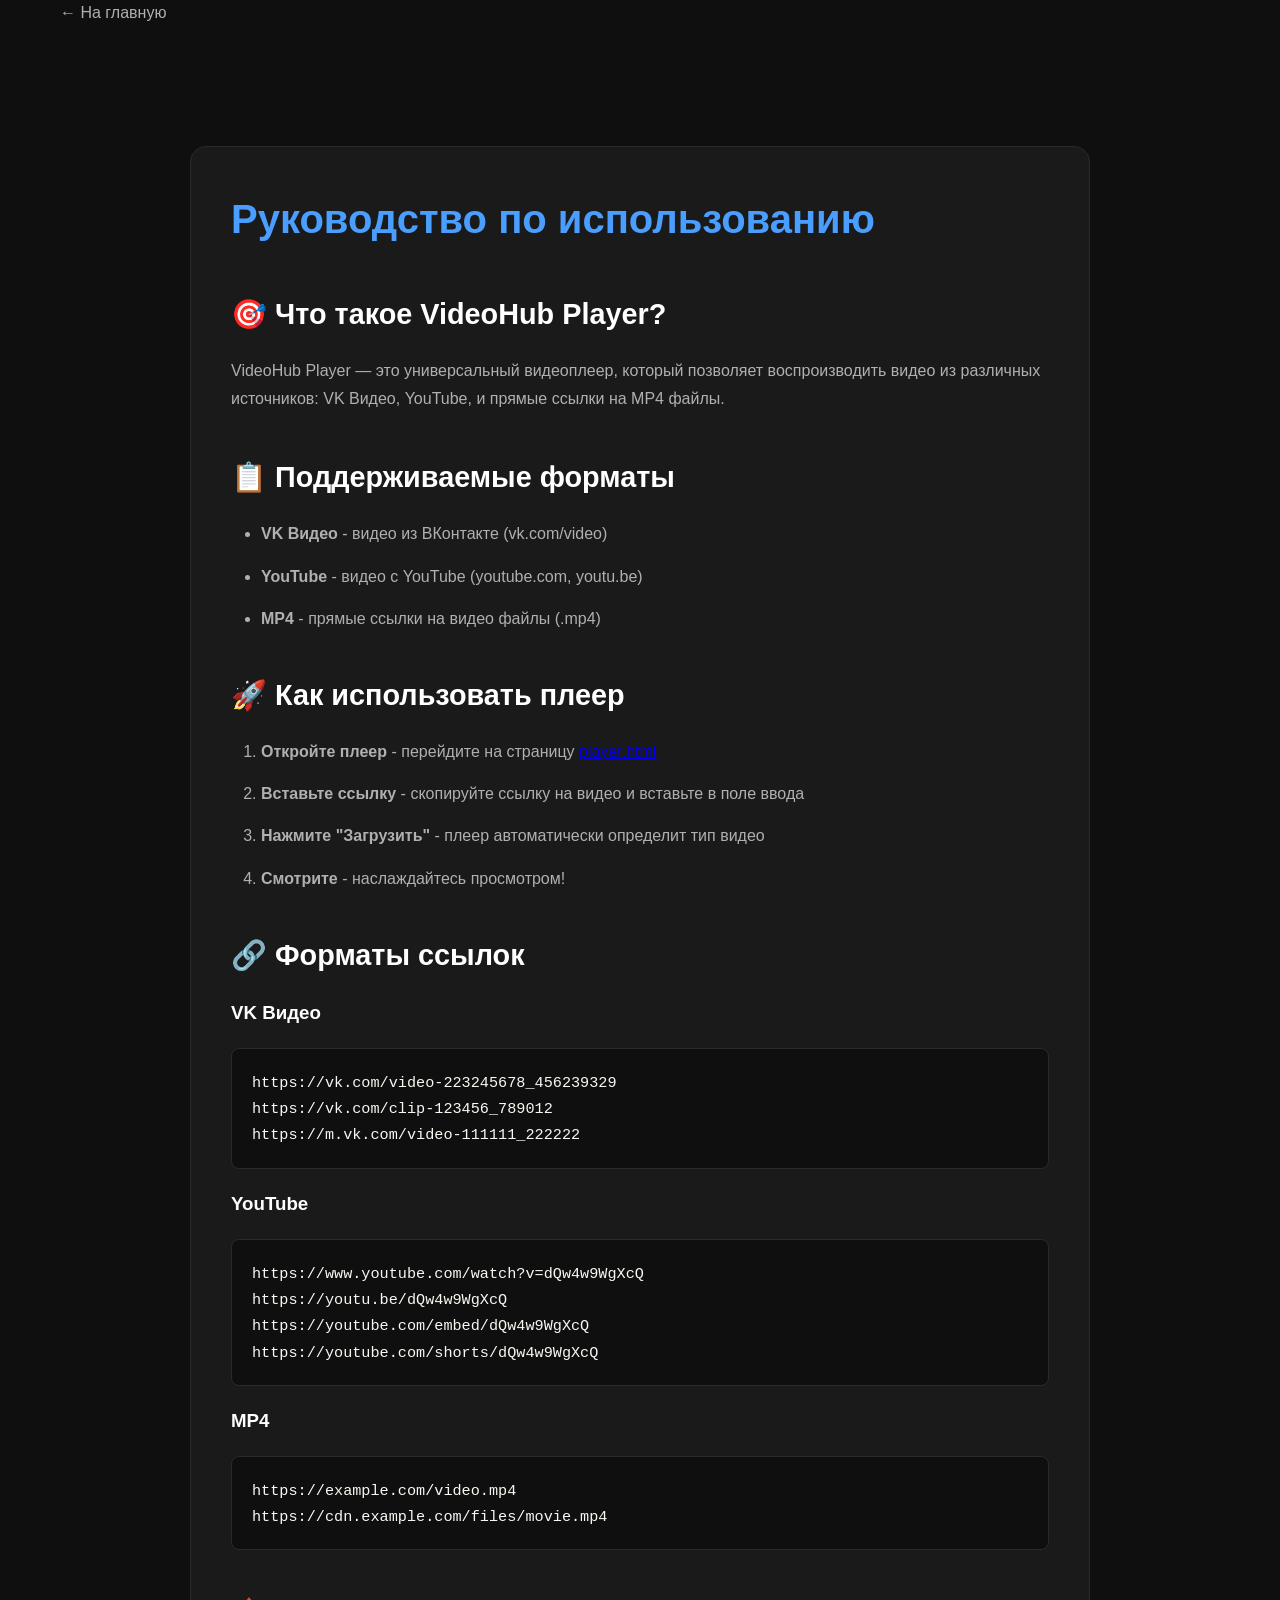
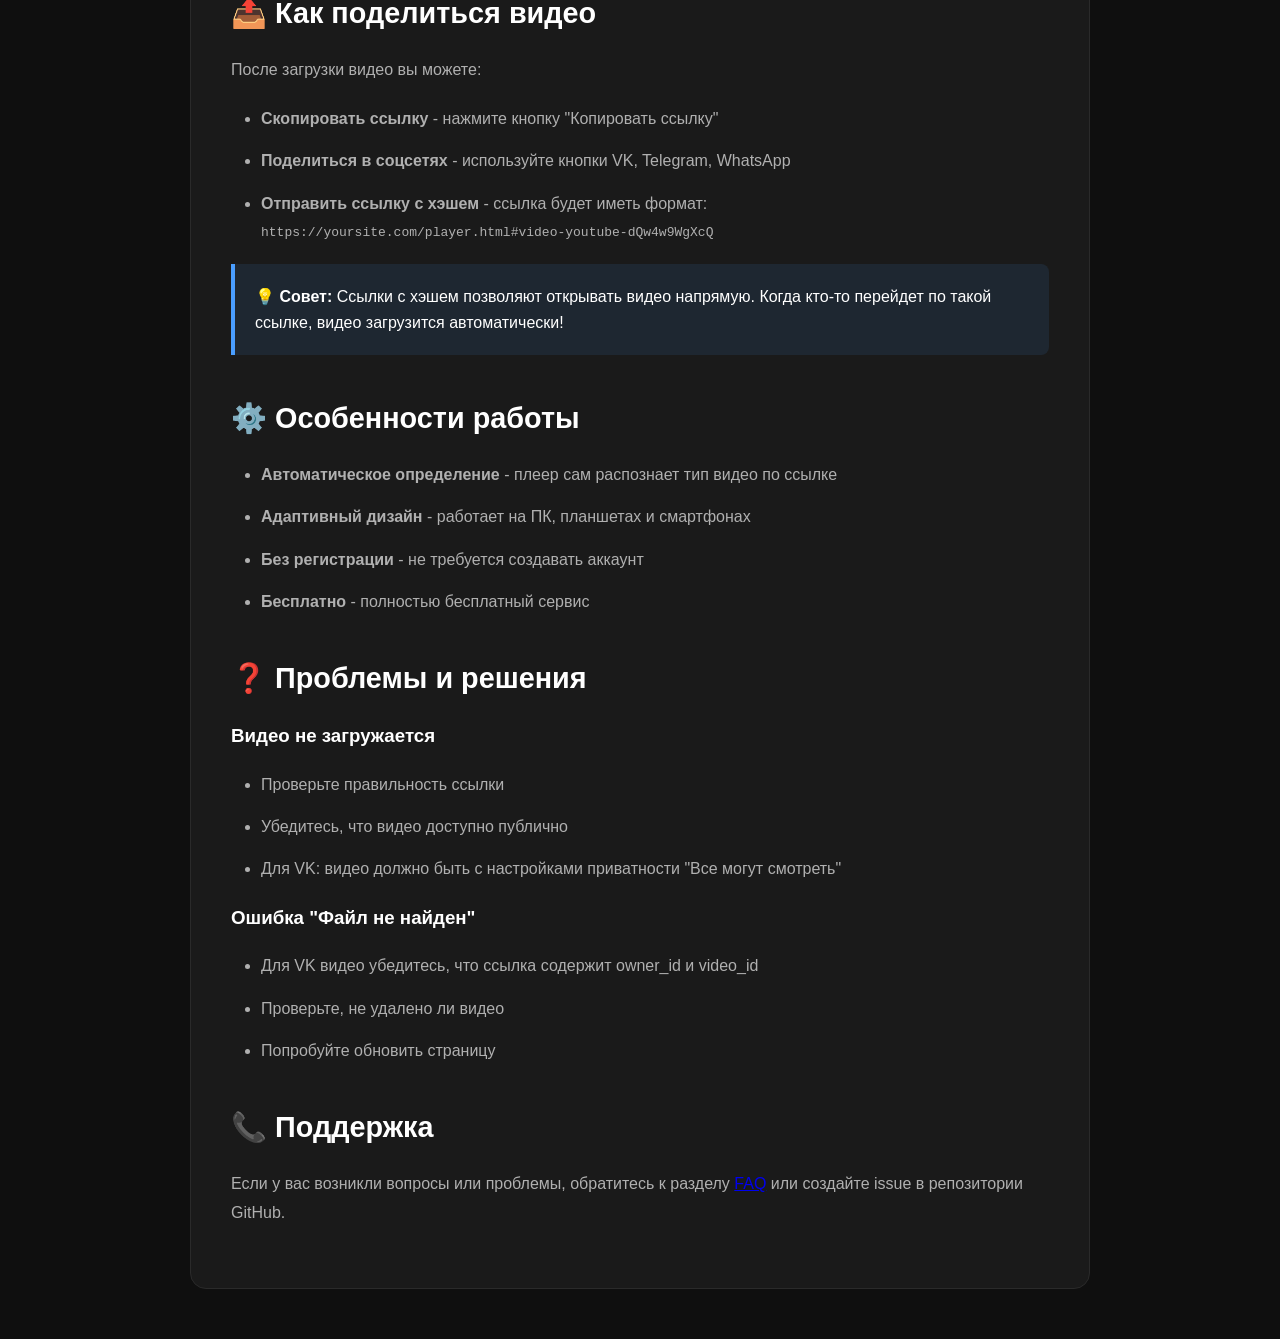
<file: docs/usage.html>
<!DOCTYPE html>
<html lang="ru">
<head>
    <meta charset="UTF-8">
    <meta name="viewport" content="width=device-width, initial-scale=1.0">
    <title>Использование - VideoHub Player</title>
    <link rel="stylesheet" href="../css/style.css">
    <style>
        .docs-content {
            max-width: 900px;
            margin: 100px auto 50px;
            padding: 40px;
            background: var(--bg-card);
            border-radius: 16px;
            border: 1px solid var(--border-color);
        }
        .docs-content h1 {
            font-size: 2.5rem;
            margin-bottom: 30px;
            color: var(--primary-color);
        }
        .docs-content h2 {
            font-size: 1.8rem;
            margin: 40px 0 20px;
            color: var(--text-primary);
        }
        .docs-content p {
            line-height: 1.8;
            color: var(--text-secondary);
            margin-bottom: 20px;
        }
        .docs-content ul, .docs-content ol {
            margin: 20px 0;
            padding-left: 30px;
            color: var(--text-secondary);
        }
        .docs-content li {
            margin-bottom: 15px;
            line-height: 1.7;
        }
        .code-block {
            background: var(--bg-dark);
            padding: 20px;
            border-radius: 8px;
            border: 1px solid var(--border-color);
            overflow-x: auto;
            margin: 20px 0;
        }
        .code-block code {
            color: #f8f8f2;
            font-family: 'Courier New', monospace;
            font-size: 0.95rem;
        }
        .note {
            background: rgba(74, 158, 255, 0.1);
            border-left: 4px solid var(--primary-color);
            padding: 20px;
            margin: 20px 0;
            border-radius: 0 8px 8px 0;
        }
        .back-link {
            display: inline-block;
            margin-bottom: 20px;
            color: var(--text-secondary);
            text-decoration: none;
            transition: color 0.3s ease;
        }
        .back-link:hover {
            color: var(--primary-color);
        }
    </style>
</head>
<body>
    <div class="container">
        <a href="../index.html" class="back-link">← На главную</a>
        
        <div class="docs-content">
            <h1>Руководство по использованию</h1>
            
            <h2>🎯 Что такое VideoHub Player?</h2>
            <p>VideoHub Player — это универсальный видеоплеер, который позволяет воспроизводить видео из различных источников: VK Видео, YouTube, и прямые ссылки на MP4 файлы.</p>
            
            <h2>📋 Поддерживаемые форматы</h2>
            <ul>
                <li><strong>VK Видео</strong> - видео из ВКонтакте (vk.com/video)</li>
                <li><strong>YouTube</strong> - видео с YouTube (youtube.com, youtu.be)</li>
                <li><strong>MP4</strong> - прямые ссылки на видео файлы (.mp4)</li>
            </ul>
            
            <h2>🚀 Как использовать плеер</h2>
            <ol>
                <li><strong>Откройте плеер</strong> - перейдите на страницу <a href="../player.html">player.html</a></li>
                <li><strong>Вставьте ссылку</strong> - скопируйте ссылку на видео и вставьте в поле ввода</li>
                <li><strong>Нажмите "Загрузить"</strong> - плеер автоматически определит тип видео</li>
                <li><strong>Смотрите</strong> - наслаждайтесь просмотром!</li>
            </ol>
            
            <h2>🔗 Форматы ссылок</h2>
            
            <h3>VK Видео</h3>
            <div class="code-block">
                <code>https://vk.com/video-223245678_456239329<br>
https://vk.com/clip-123456_789012<br>
https://m.vk.com/video-111111_222222</code>
            </div>
            
            <h3>YouTube</h3>
            <div class="code-block">
                <code>https://www.youtube.com/watch?v=dQw4w9WgXcQ<br>
https://youtu.be/dQw4w9WgXcQ<br>
https://youtube.com/embed/dQw4w9WgXcQ<br>
https://youtube.com/shorts/dQw4w9WgXcQ</code>
            </div>
            
            <h3>MP4</h3>
            <div class="code-block">
                <code>https://example.com/video.mp4<br>
https://cdn.example.com/files/movie.mp4</code>
            </div>
            
            <h2>📤 Как поделиться видео</h2>
            <p>После загрузки видео вы можете:</p>
            <ul>
                <li><strong>Скопировать ссылку</strong> - нажмите кнопку "Копировать ссылку"</li>
                <li><strong>Поделиться в соцсетях</strong> - используйте кнопки VK, Telegram, WhatsApp</li>
                <li><strong>Отправить ссылку с хэшем</strong> - ссылка будет иметь формат:<br>
                <code>https://yoursite.com/player.html#video-youtube-dQw4w9WgXcQ</code></li>
            </ul>
            
            <div class="note">
                <strong>💡 Совет:</strong> Ссылки с хэшем позволяют открывать видео напрямую. Когда кто-то перейдет по такой ссылке, видео загрузится автоматически!
            </div>
            
            <h2>⚙️ Особенности работы</h2>
            <ul>
                <li><strong>Автоматическое определение</strong> - плеер сам распознает тип видео по ссылке</li>
                <li><strong>Адаптивный дизайн</strong> - работает на ПК, планшетах и смартфонах</li>
                <li><strong>Без регистрации</strong> - не требуется создавать аккаунт</li>
                <li><strong>Бесплатно</strong> - полностью бесплатный сервис</li>
            </ul>
            
            <h2>❓ Проблемы и решения</h2>
            
            <h3>Видео не загружается</h3>
            <ul>
                <li>Проверьте правильность ссылки</li>
                <li>Убедитесь, что видео доступно публично</li>
                <li>Для VK: видео должно быть с настройками приватности "Все могут смотреть"</li>
            </ul>
            
            <h3>Ошибка "Файл не найден"</h3>
            <ul>
                <li>Для VK видео убедитесь, что ссылка содержит owner_id и video_id</li>
                <li>Проверьте, не удалено ли видео</li>
                <li>Попробуйте обновить страницу</li>
            </ul>
            
            <h2>📞 Поддержка</h2>
            <p>Если у вас возникли вопросы или проблемы, обратитесь к разделу <a href="faq.html">FAQ</a> или создайте issue в репозитории GitHub.</p>
        </div>
    </div>
</body>
</html>
</file>
<file: css/style.css>
/* Reset and Base Styles */
* {
    margin: 0;
    padding: 0;
    box-sizing: border-box;
}

:root {
    --primary-color: #4a9eff;
    --primary-dark: #3a8eef;
    --secondary-color: #6c757d;
    --bg-dark: #0f0f0f;
    --bg-card: #1a1a1a;
    --text-primary: #ffffff;
    --text-secondary: #b0b0b0;
    --border-color: #2a2a2a;
    --success-color: #28a745;
    --danger-color: #dc3545;
}

html {
    scroll-behavior: smooth;
}

body {
    font-family: -apple-system, BlinkMacSystemFont, 'Segoe UI', Roboto, Oxygen, Ubuntu, Cantarell, sans-serif;
    background-color: var(--bg-dark);
    color: var(--text-primary);
    line-height: 1.6;
}

.container {
    max-width: 1200px;
    margin: 0 auto;
    padding: 0 20px;
}

/* Header */
.header {
    position: fixed;
    top: 0;
    left: 0;
    right: 0;
    background: rgba(15, 15, 15, 0.95);
    backdrop-filter: blur(10px);
    z-index: 1000;
    padding: 15px 0;
    border-bottom: 1px solid var(--border-color);
}

.header .container {
    display: flex;
    justify-content: space-between;
    align-items: center;
}

.logo {
    display: flex;
    align-items: center;
    gap: 10px;
    font-size: 1.5rem;
    font-weight: bold;
}

.logo-icon {
    font-size: 2rem;
}

.nav {
    display: flex;
    gap: 25px;
    align-items: center;
}

.nav a {
    color: var(--text-secondary);
    text-decoration: none;
    transition: color 0.3s ease;
}

.nav a:hover {
    color: var(--primary-color);
}

/* Buttons */
.btn {
    display: inline-block;
    padding: 12px 24px;
    border-radius: 8px;
    text-decoration: none;
    font-weight: 600;
    transition: all 0.3s ease;
    cursor: pointer;
    border: none;
    font-size: 1rem;
}

.btn-primary {
    background: var(--primary-color);
    color: white;
}

.btn-primary:hover {
    background: var(--primary-dark);
    transform: translateY(-2px);
}

.btn-secondary {
    background: transparent;
    color: var(--text-primary);
    border: 2px solid var(--border-color);
}

.btn-secondary:hover {
    border-color: var(--primary-color);
    color: var(--primary-color);
}

.btn-large {
    padding: 15px 30px;
    font-size: 1.1rem;
}

/* Hero Section */
.hero {
    padding: 150px 0 100px;
    text-align: center;
    background: linear-gradient(135deg, var(--bg-dark) 0%, #1a1a2e 100%);
}

.hero-title {
    font-size: 3rem;
    margin-bottom: 20px;
    background: linear-gradient(135deg, var(--primary-color), #9b5de5);
    -webkit-background-clip: text;
    -webkit-text-fill-color: transparent;
    background-clip: text;
}

.hero-subtitle {
    font-size: 1.3rem;
    color: var(--text-secondary);
    max-width: 700px;
    margin: 0 auto 40px;
}

.hero-buttons {
    display: flex;
    gap: 20px;
    justify-content: center;
    flex-wrap: wrap;
}

/* Features Section */
.features {
    padding: 100px 0;
    background: var(--bg-dark);
}

.section-title {
    text-align: center;
    font-size: 2.5rem;
    margin-bottom: 60px;
}

.features-grid {
    display: grid;
    grid-template-columns: repeat(auto-fit, minmax(300px, 1fr));
    gap: 30px;
}

.feature-card {
    background: var(--bg-card);
    padding: 40px 30px;
    border-radius: 16px;
    border: 1px solid var(--border-color);
    text-align: center;
    transition: transform 0.3s ease, border-color 0.3s ease;
}

.feature-card:hover {
    transform: translateY(-5px);
    border-color: var(--primary-color);
}

.feature-icon {
    font-size: 3rem;
    margin-bottom: 20px;
}

.feature-card h3 {
    font-size: 1.5rem;
    margin-bottom: 15px;
}

.feature-card p {
    color: var(--text-secondary);
}

/* How to Use Section */
.how-to-use {
    padding: 100px 0;
    background: var(--bg-card);
}

.steps {
    display: grid;
    grid-template-columns: repeat(auto-fit, minmax(250px, 1fr));
    gap: 40px;
}

.step {
    text-align: center;
    position: relative;
}

.step-number {
    width: 60px;
    height: 60px;
    background: var(--primary-color);
    border-radius: 50%;
    display: flex;
    align-items: center;
    justify-content: center;
    font-size: 1.5rem;
    font-weight: bold;
    margin: 0 auto 20px;
}

.step h3 {
    font-size: 1.3rem;
    margin-bottom: 10px;
}

.step p {
    color: var(--text-secondary);
}

/* Docs Section */
.docs {
    padding: 100px 0;
    background: var(--bg-dark);
}

.docs-grid {
    display: grid;
    grid-template-columns: repeat(auto-fit, minmax(250px, 1fr));
    gap: 30px;
}

.doc-card {
    background: var(--bg-card);
    padding: 30px;
    border-radius: 12px;
    border: 1px solid var(--border-color);
    text-decoration: none;
    color: var(--text-primary);
    transition: all 0.3s ease;
}

.doc-card:hover {
    border-color: var(--primary-color);
    transform: translateY(-3px);
}

.doc-card h3 {
    font-size: 1.3rem;
    margin-bottom: 10px;
}

.doc-card p {
    color: var(--text-secondary);
    font-size: 0.95rem;
}

/* Footer */
.footer {
    background: var(--bg-card);
    padding: 60px 0 30px;
    border-top: 1px solid var(--border-color);
}

.footer-content {
    display: grid;
    grid-template-columns: repeat(auto-fit, minmax(200px, 1fr));
    gap: 40px;
    margin-bottom: 40px;
}

.footer-section h4 {
    font-size: 1.2rem;
    margin-bottom: 20px;
    color: var(--primary-color);
}

.footer-section p {
    color: var(--text-secondary);
    margin-bottom: 15px;
}

.footer-section a {
    display: block;
    color: var(--text-secondary);
    text-decoration: none;
    margin-bottom: 10px;
    transition: color 0.3s ease;
}

.footer-section a:hover {
    color: var(--primary-color);
}

.footer-bottom {
    text-align: center;
    padding-top: 30px;
    border-top: 1px solid var(--border-color);
    color: var(--text-secondary);
}

/* Responsive Design */
@media (max-width: 768px) {
    .hero-title {
        font-size: 2rem;
    }
    
    .hero-subtitle {
        font-size: 1.1rem;
    }
    
    .nav {
        gap: 15px;
    }
    
    .section-title {
        font-size: 2rem;
    }
    
    .header .container {
        flex-direction: column;
        gap: 15px;
    }
}

@media (max-width: 480px) {
    .hero {
        padding: 120px 0 60px;
    }
    
    .hero-title {
        font-size: 1.7rem;
    }
    
    .hero-buttons {
        flex-direction: column;
        align-items: center;
    }
}
</file>
<file: css/player.css>
/* Player-specific styles */

.player-header {
    background: var(--primary-color);
    padding: 1rem 0;
    box-shadow: 0 2px 10px rgba(0,0,0,0.3);
}

.player-header .container {
    display: flex;
    align-items: center;
    gap: 2rem;
}

.back-link {
    color: white;
    text-decoration: none;
    font-weight: 600;
    transition: opacity 0.3s;
}

.back-link:hover {
    opacity: 0.8;
}

.player-logo {
    display: flex;
    align-items: center;
    gap: 0.5rem;
    color: white;
    font-size: 1.5rem;
    font-weight: bold;
}

.logo-icon {
    font-size: 2rem;
}

.player-main {
    padding: 2rem 0;
    min-height: calc(100vh - 200px);
}

.input-section {
    margin-bottom: 2rem;
}

.page-title {
    color: white;
    margin-bottom: 1.5rem;
    text-align: center;
}

.input-group {
    display: flex;
    gap: 1rem;
    margin-bottom: 1rem;
}

.video-input {
    flex: 1;
    padding: 1rem;
    border: 2px solid var(--secondary-color);
    border-radius: 8px;
    background: rgba(255,255,255,0.1);
    color: white;
    font-size: 1rem;
}

.video-input::placeholder {
    color: rgba(255,255,255,0.5);
}

.video-input:focus {
    outline: none;
    border-color: var(--accent-color);
}

.input-hints {
    display: flex;
    align-items: center;
    gap: 0.5rem;
    flex-wrap: wrap;
    color: rgba(255,255,255,0.7);
    font-size: 0.9rem;
}

.hint-btn {
    background: var(--secondary-color);
    border: none;
    padding: 0.4rem 0.8rem;
    border-radius: 4px;
    color: white;
    cursor: pointer;
    font-size: 0.85rem;
    transition: background 0.3s;
}

.hint-btn:hover {
    background: var(--accent-color);
}

.player-container {
    position: relative;
    width: 100%;
    aspect-ratio: 16/9;
    background: #000;
    border-radius: 12px;
    overflow: hidden;
    margin-bottom: 2rem;
    box-shadow: 0 10px 40px rgba(0,0,0,0.5);
}

.video-wrapper {
    width: 100%;
    height: 100%;
}

.video-wrapper iframe,
.video-wrapper video {
    width: 100%;
    height: 100%;
    border: none;
}

#vk-player-root {
    width: 100%;
    height: 100%;
    position: absolute;
    top: 0;
    left: 0;
}

#vk-player-root iframe {
    width: 100% !important;
    height: 100% !important;
}

.error-message {
    position: absolute;
    top: 50%;
    left: 50%;
    transform: translate(-50%, -50%);
    background: rgba(229, 9, 20, 0.9);
    color: white;
    padding: 1.5rem 2rem;
    border-radius: 8px;
    text-align: center;
    max-width: 80%;
}

.loading-spinner {
    position: absolute;
    top: 50%;
    left: 50%;
    transform: translate(-50%, -50%);
    text-align: center;
    color: white;
}

.spinner {
    width: 50px;
    height: 50px;
    border: 4px solid rgba(255,255,255,0.3);
    border-top-color: var(--accent-color);
    border-radius: 50%;
    animation: spin 1s linear infinite;
    margin: 0 auto 1rem;
}

@keyframes spin {
    to { transform: rotate(360deg); }
}

.share-section {
    background: rgba(255,255,255,0.05);
    padding: 1.5rem;
    border-radius: 12px;
    margin-bottom: 2rem;
}

.share-section h3 {
    color: white;
    margin-bottom: 1rem;
}

.share-input-group {
    display: flex;
    gap: 1rem;
    margin-bottom: 1rem;
}

.share-input {
    flex: 1;
    padding: 0.8rem;
    border: 2px solid var(--secondary-color);
    border-radius: 8px;
    background: rgba(255,255,255,0.1);
    color: white;
    font-size: 0.9rem;
}

.share-buttons {
    display: flex;
    gap: 0.5rem;
    flex-wrap: wrap;
}

.share-btn {
    padding: 0.6rem 1.2rem;
    border: none;
    border-radius: 6px;
    color: white;
    font-weight: 600;
    cursor: pointer;
    transition: transform 0.3s, opacity 0.3s;
}

.share-btn:hover {
    transform: translateY(-2px);
    opacity: 0.9;
}

.share-btn.vk {
    background: #0077FF;
}

.share-btn.telegram {
    background: #0088cc;
}

.share-btn.whatsapp {
    background: #25D366;
}

.video-info {
    background: rgba(255,255,255,0.05);
    padding: 1.5rem;
    border-radius: 12px;
}

.video-info h3 {
    color: white;
    margin-bottom: 0.5rem;
}

.video-description {
    color: rgba(255,255,255,0.7);
    line-height: 1.6;
}

.player-footer {
    background: var(--primary-color);
    padding: 1.5rem 0;
    margin-top: auto;
}

.footer-links {
    display: flex;
    justify-content: center;
    gap: 2rem;
    margin-bottom: 1rem;
    flex-wrap: wrap;
}

.footer-links a {
    color: rgba(255,255,255,0.8);
    text-decoration: none;
    transition: color 0.3s;
}

.footer-links a:hover {
    color: white;
}

.player-footer p {
    text-align: center;
    color: rgba(255,255,255,0.5);
    font-size: 0.9rem;
}

.hidden {
    display: none !important;
}

@media (max-width: 768px) {
    .input-group {
        flex-direction: column;
    }
    
    .share-input-group {
        flex-direction: column;
    }
    
    .player-header .container {
        flex-direction: column;
        gap: 1rem;
    }
    
    .footer-links {
        gap: 1rem;
    }
}
</file>
